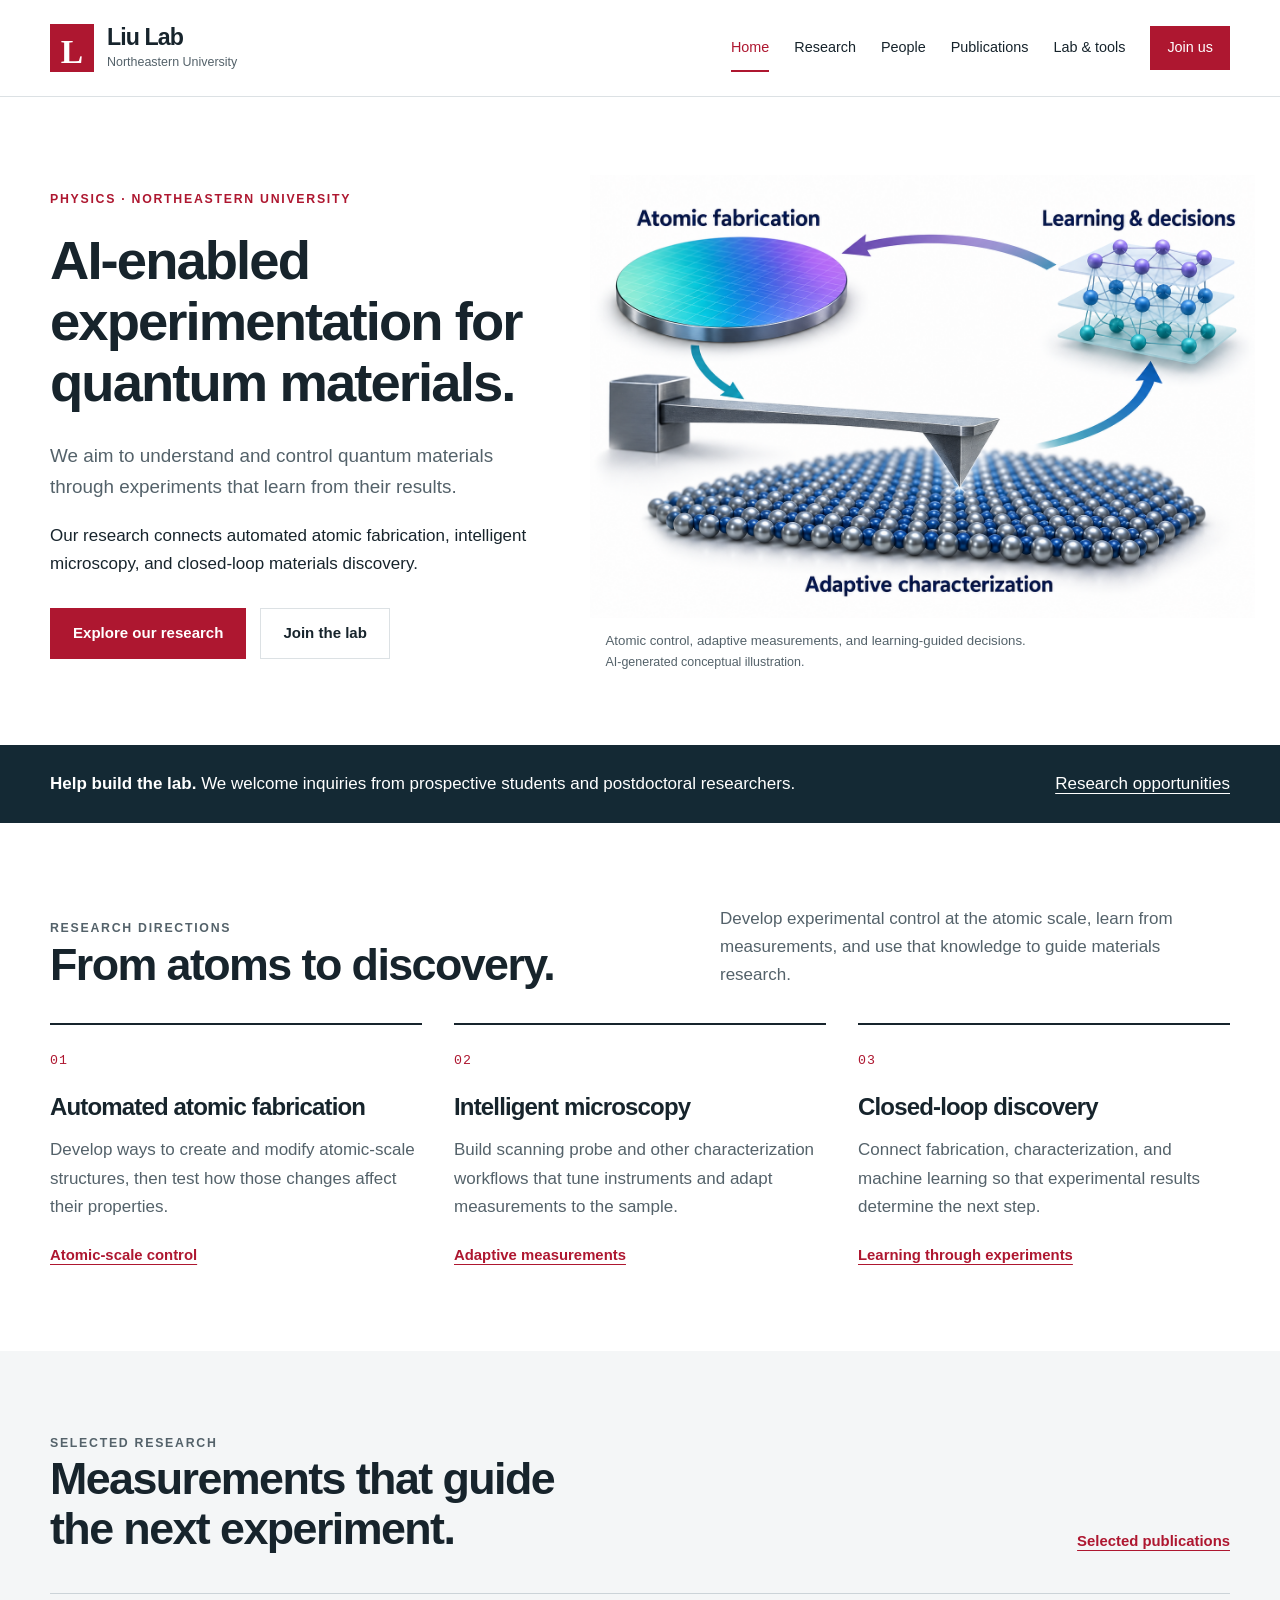
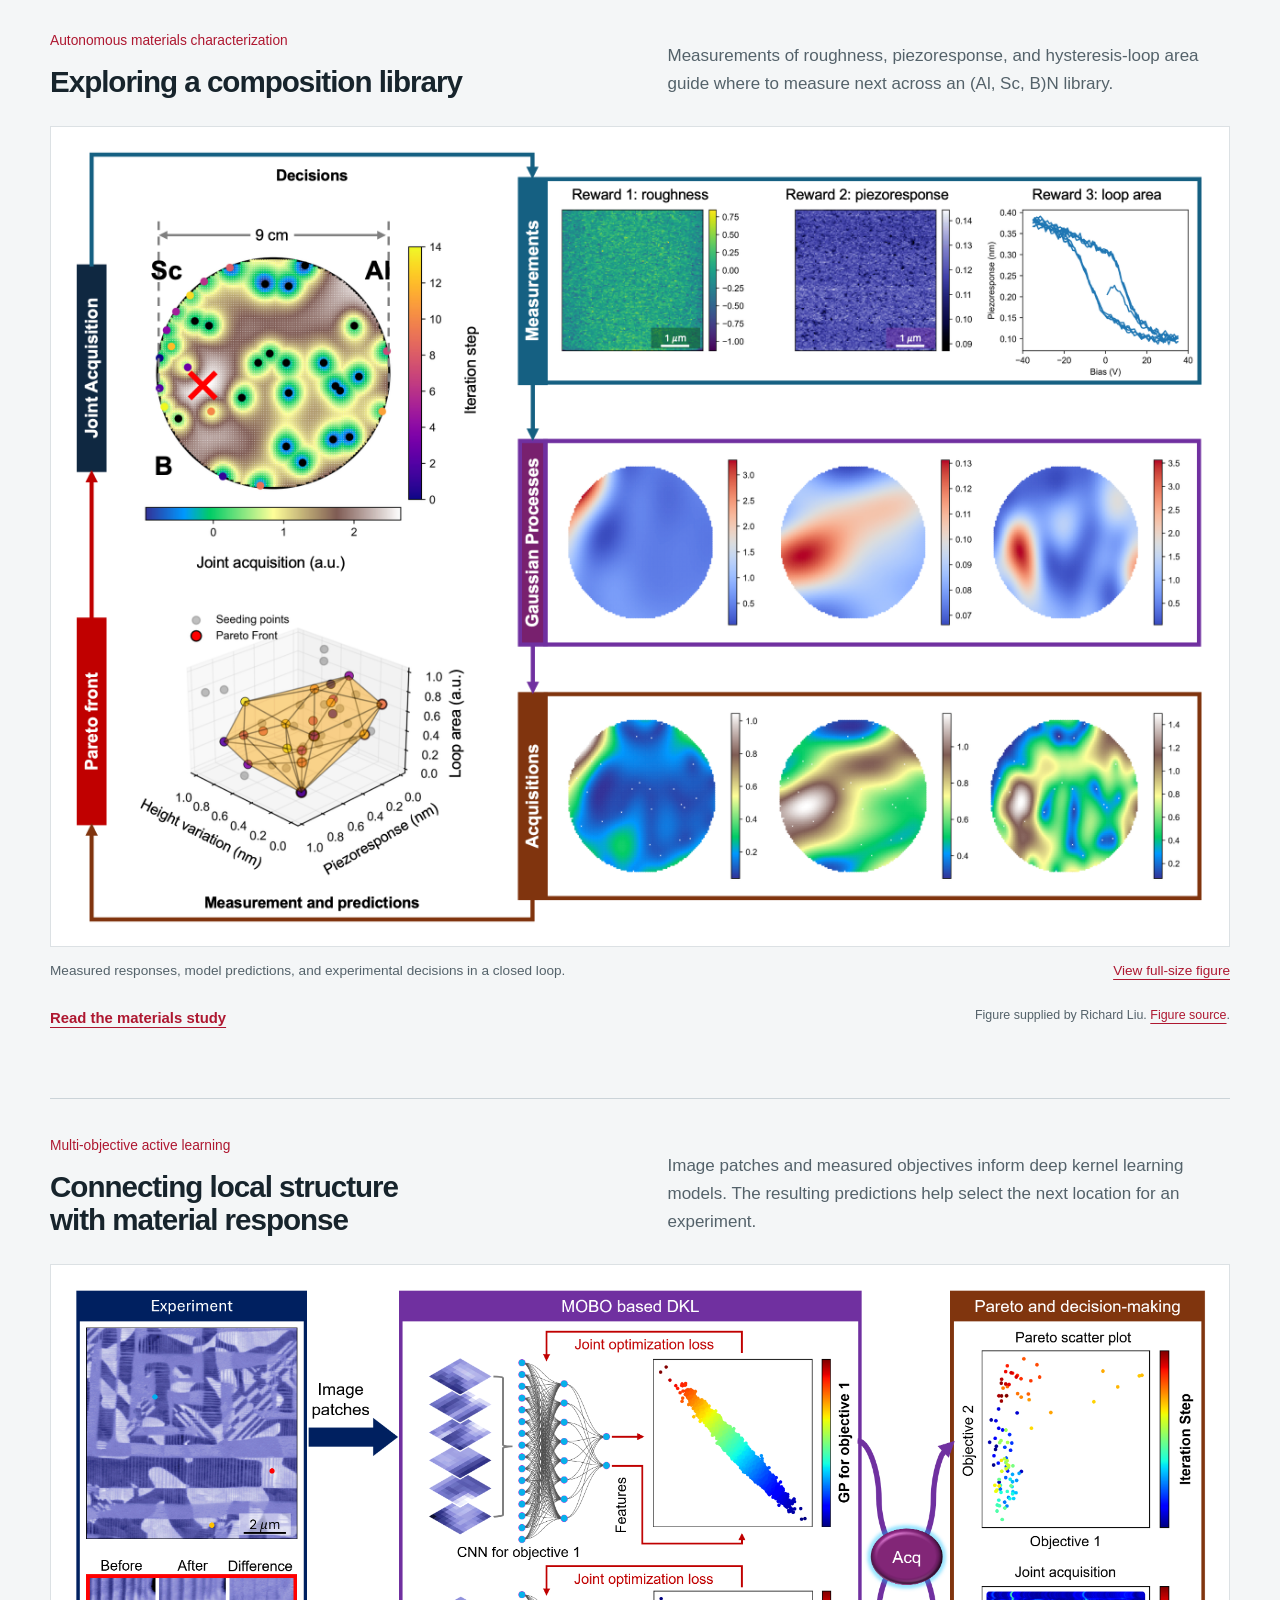
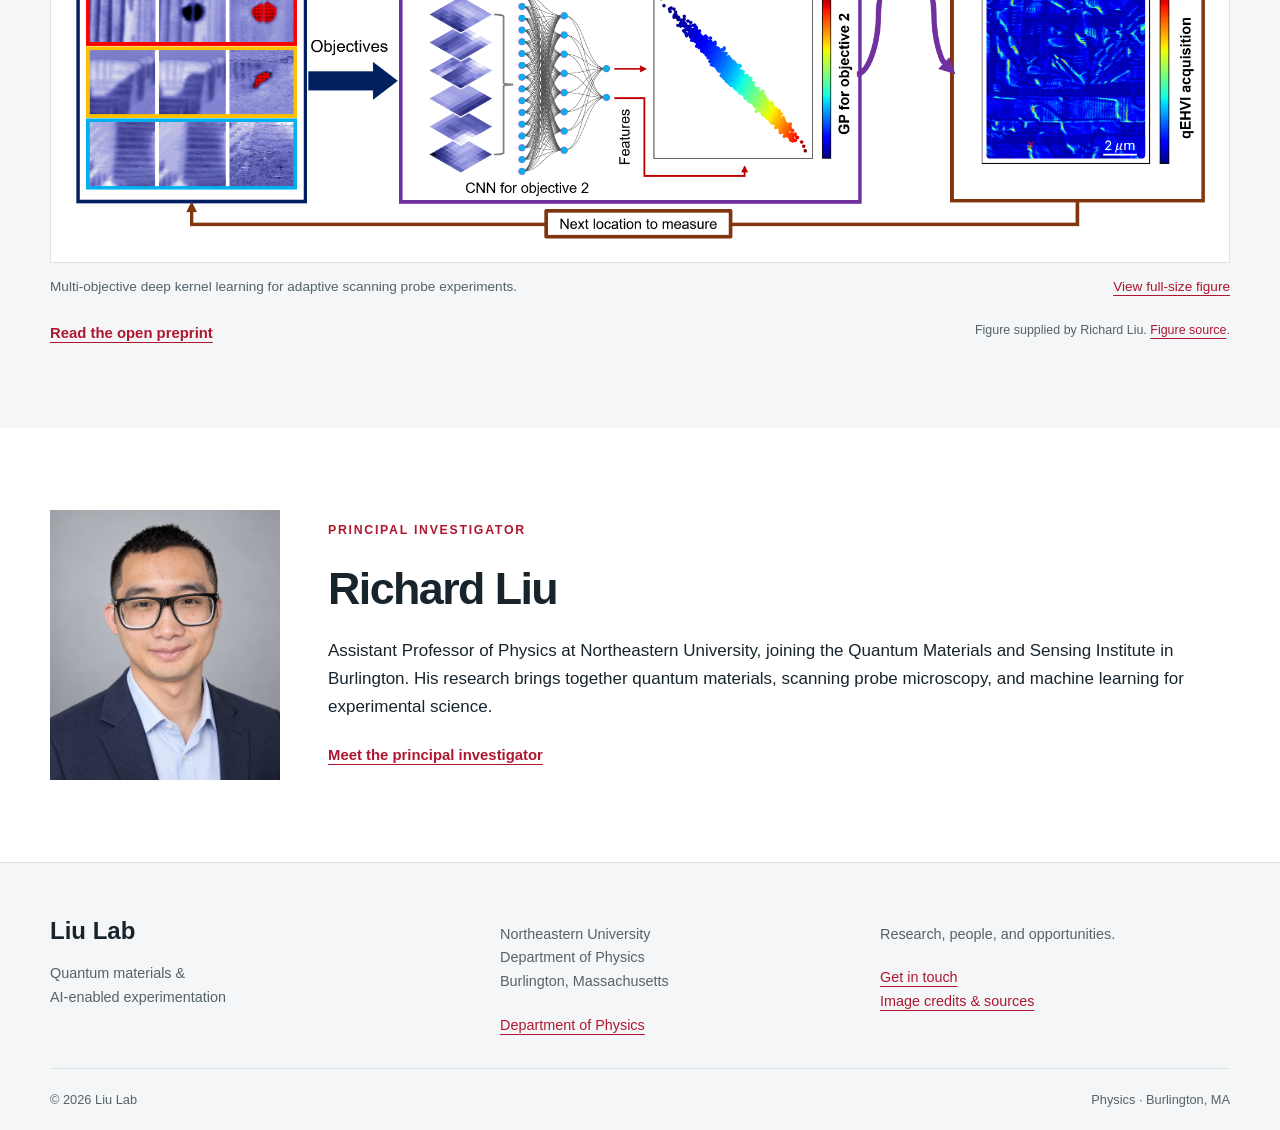
<file: index.html>
<!DOCTYPE html>

<html lang="en"><head><meta charset="utf-8"/><meta content="width=device-width, initial-scale=1" name="viewport"/><title>AI-enabled experimentation for quantum materials | Liu Lab · Northeastern University</title><meta content="The Liu Lab at Northeastern University develops AI-enabled experimentation for quantum materials, automated atomic fabrication, and intelligent microscopy." name="description"/><meta content="#bb1d32" name="theme-color"/><meta content="AI-enabled experimentation for quantum materials | Liu Lab" property="og:title"/><meta content="The Liu Lab at Northeastern University develops AI-enabled experimentation for quantum materials, automated atomic fabrication, and intelligent microscopy." property="og:description"/><meta content="website" property="og:type"/><link href="assets/images/favicon.svg" rel="icon" type="image/svg+xml"/><link href="assets/css/style.css" rel="stylesheet"/><script defer="" src="assets/js/site-config.js"></script><script defer="" src="assets/js/main.js"></script></head>
<body><a class="skip" href="#main">Skip to content</a>
<header class="site-header">
<div class="wrap header-inner"><a aria-label="Liu Lab home" class="brand" href="index.html"><span aria-hidden="true" class="brand-mark">L</span><span><strong>Liu Lab</strong><small>Northeastern University</small></span></a><button aria-controls="navigation" aria-expanded="false" class="menu-toggle">Menu</button>
<nav aria-label="Main navigation" id="navigation"><a aria-current="page" href="index.html">Home</a><a href="research.html">Research</a><a href="people.html">People</a><a href="publications.html">Publications</a><a href="lab.html">Lab &amp; tools</a><a href="join.html">Join us</a></nav></div></header>
<main id="main">

<section class="hero hero-visual wrap"><div>

<p class="eyebrow">Physics · Northeastern University</p>

<h1>AI-enabled experimentation for quantum materials.</h1>

<p class="lede">We aim to understand and control quantum materials through experiments that learn from their results.</p>

<p>Our research connects automated atomic fabrication, intelligent microscopy, and closed-loop materials discovery.</p>
<div class="actions"><a class="button" href="research.html">Explore our research</a><a class="button secondary" href="join.html">Join the lab</a></div></div>

<figure class="hero-figure"><a aria-label="Open the quantum materials research schematic at full size" href="assets/images/quantum-materials-overview.png"><img alt="Conceptual illustration of atomic fabrication, adaptive characterization, and learning-guided experimental decisions." fetchpriority="high" height="1024" src="assets/images/quantum-materials-overview.png" width="1536"/></a>
<figcaption>Atomic control, adaptive measurements, and learning-guided decisions. <span class="image-kind">AI-generated conceptual illustration.</span></figcaption></figure>

</section>
<div class="recruit-strip">
<div class="wrap strip-inner">

<p><strong>Help build the lab.</strong> We welcome inquiries from prospective students and postdoctoral researchers.</p><a href="join.html">Research opportunities</a></div></div>

<section class="section wrap">
<div class="section-head"><div>

<p class="eyebrow">Research directions</p>

<h2>From atoms to discovery.</h2></div>

<p>Develop experimental control at the atomic scale, learn from measurements, and use that knowledge to guide materials research.</p></div>
<div class="research-grid">

<article class="research-card"><span class="number">01</span>

<h3>Automated atomic fabrication</h3>

<p>Develop ways to create and modify atomic-scale structures, then test how those changes affect their properties.</p><a class="text-link" href="research.html#fabrication">Atomic-scale control</a>

</article>

<article class="research-card"><span class="number">02</span>

<h3>Intelligent microscopy</h3>

<p>Build scanning probe and other characterization workflows that tune instruments and adapt measurements to the sample.</p><a class="text-link" href="research.html#microscopy">Adaptive measurements</a>

</article>

<article class="research-card"><span class="number">03</span>

<h3>Closed-loop discovery</h3>

<p>Connect fabrication, characterization, and machine learning so that experimental results determine the next step.</p><a class="text-link" href="research.html#discovery">Learning through experiments</a>

</article></div>

</section>

<section class="section soft" id="selected-work"><div class="wrap"><div class="section-head"><div>
<p class="eyebrow">Selected research</p>
<h2>Measurements that guide<br/>the next experiment.</h2></div><a class="text-link" href="publications.html">Selected publications</a></div>

<article class="featured-study"><div class="study-heading"><div>
<p class="meta">Autonomous materials characterization</p>
<h3>Exploring a composition library</h3></div>
<p>Measurements of roughness, piezoresponse, and hysteresis-loop area guide where to measure next across an (Al, Sc, B)N library.</p></div>
<figure class="wide-research-figure"><a aria-label="View the complete combinatorial-library workflow figure" href="assets/images/combinatorial-discovery.png"><img alt="Multi-objective characterization of an Al-Sc-B composition library: measurements inform Gaussian-process models, acquisition maps, and the next measurement location." height="1688" loading="lazy" src="assets/images/combinatorial-discovery.png" width="2470"/></a>
<figcaption><span>Measured responses, model predictions, and experimental decisions in a closed loop.</span><a href="assets/images/combinatorial-discovery.png">View full-size figure</a></figcaption></figure><div class="study-footer"><a class="text-link" href="https://doi.org/10.1002/adfm.78139">Read the materials study</a>
<p class="credit">Figure supplied by Richard Liu. <a href="credits.html#combinatorial">Figure source</a>.</p></div>
</article>

<article class="featured-study"><div class="study-heading"><div>
<p class="meta">Multi-objective active learning</p>
<h3>Connecting local structure<br/>with material response</h3></div>
<p>Image patches and measured objectives inform deep kernel learning models. The resulting predictions help select the next location for an experiment.</p></div>
<figure class="wide-research-figure"><a aria-label="View the complete structure-property learning figure" href="assets/images/structure-property-learning.png"><img alt="Piezoresponse images and local changes feed multi-objective deep kernel learning models, which generate Pareto and acquisition maps for the next measurement." height="1855" loading="lazy" src="assets/images/structure-property-learning.png" width="3806"/></a>
<figcaption><span>Multi-objective deep kernel learning for adaptive scanning probe experiments.</span><a href="assets/images/structure-property-learning.png">View full-size figure</a></figcaption></figure><div class="study-footer"><a class="text-link" href="https://arxiv.org/abs/2506.08073">Read the open preprint</a>
<p class="credit">Figure supplied by Richard Liu. <a href="credits.html#structure">Figure source</a>.</p></div>
</article>
</div>
</section>

<section class="section wrap">
<div class="pi-teaser"><img alt="Richard Liu" class="portrait-small" height="270" loading="lazy" src="assets/images/richard-liu.jpg" width="230"/><div>

<p class="eyebrow">Principal investigator</p>

<h2>Richard Liu</h2>

<p>Assistant Professor of Physics at Northeastern University, joining the Quantum Materials and Sensing Institute in Burlington. His research brings together quantum materials, scanning probe microscopy, and machine learning for experimental science.</p><a class="text-link" href="people.html">Meet the principal investigator</a></div></div>

</section>
</main>
<footer class="site-footer">
<div class="wrap footer-grid"><div><a class="footer-brand" href="index.html">Liu Lab</a>

<p>Quantum materials &amp;<br/>AI-enabled experimentation</p></div><div>

<p>Northeastern University<br/>Department of Physics<br/>Burlington, Massachusetts</p><a href="https://cos.northeastern.edu/physics/">Department of Physics</a></div><div>

<p>Research, people, and opportunities.</p><a href="join.html">Get in touch</a><br/><a href="credits.html">Image credits &amp; sources</a></div></div>
<div class="wrap footer-bottom"><span>© <span data-year="">2026</span> Liu Lab</span><span>Physics · Burlington, MA</span></div></footer></body></html>
</file>
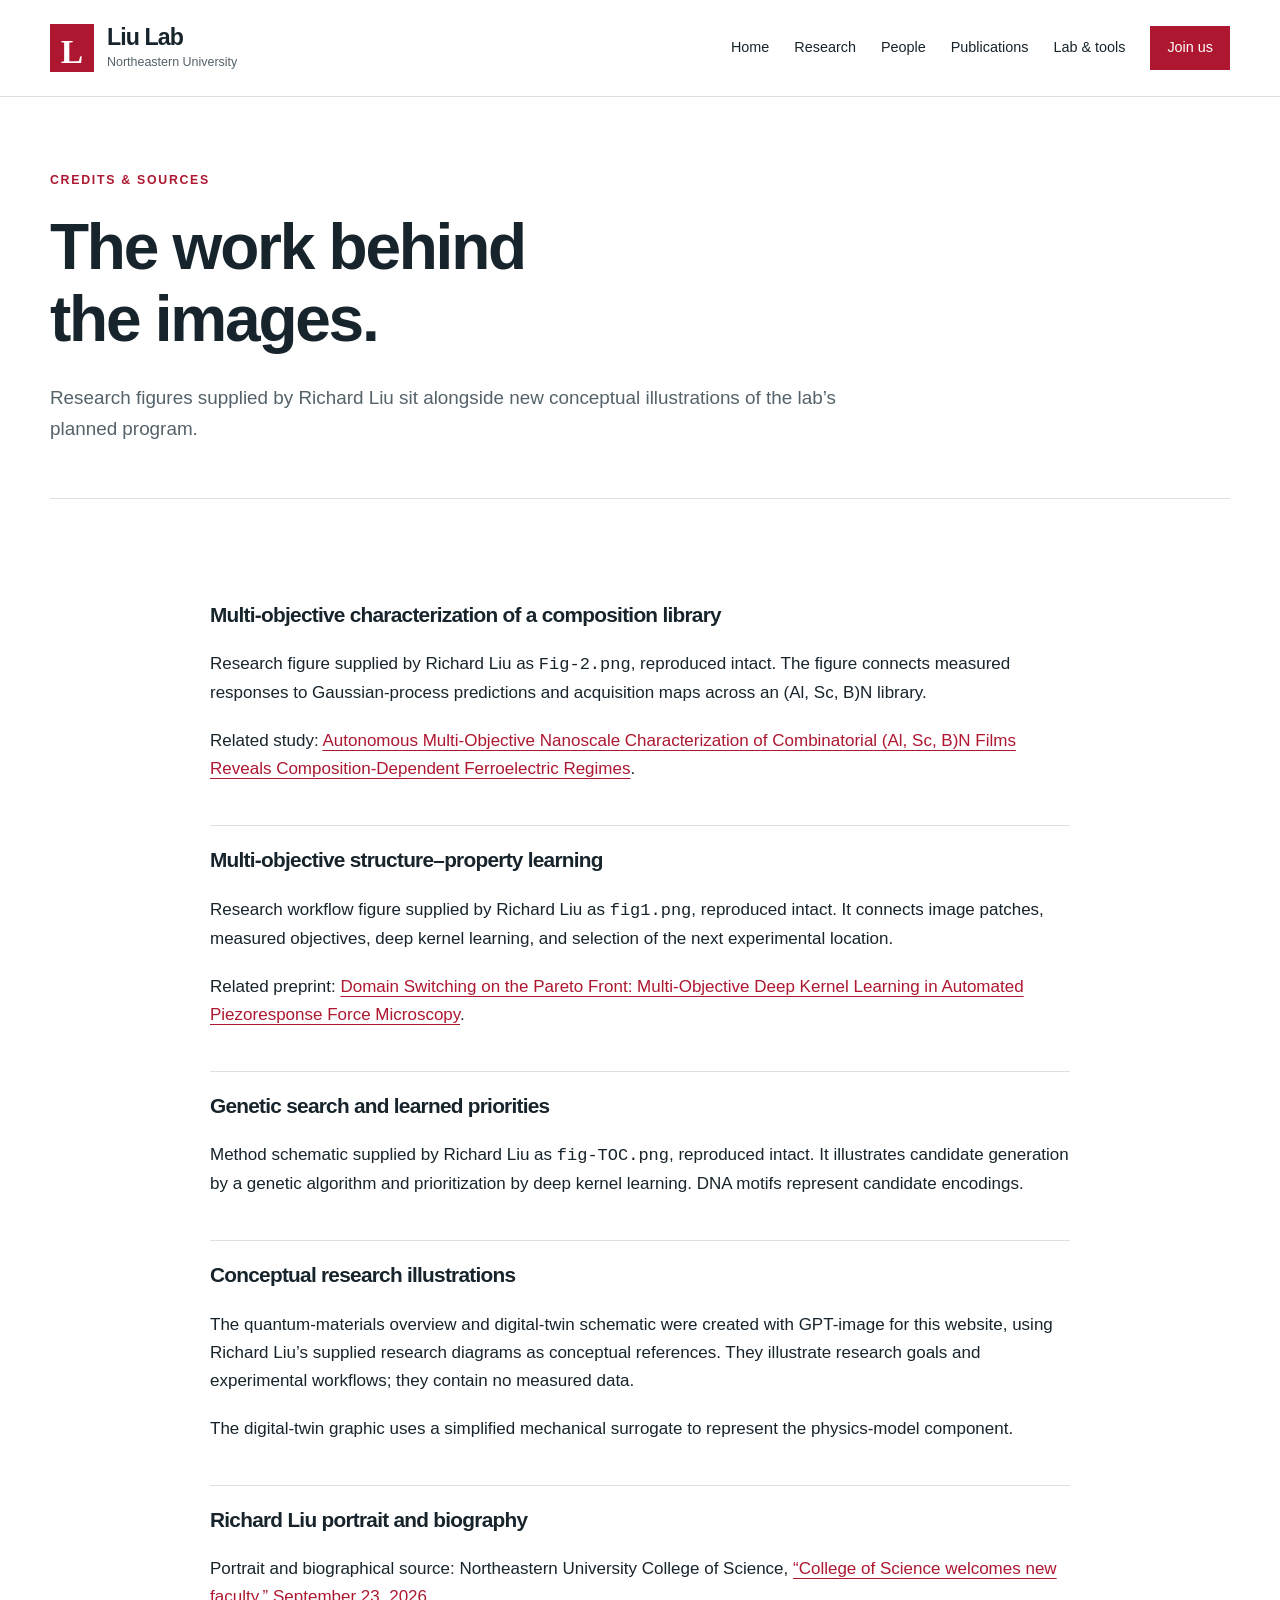
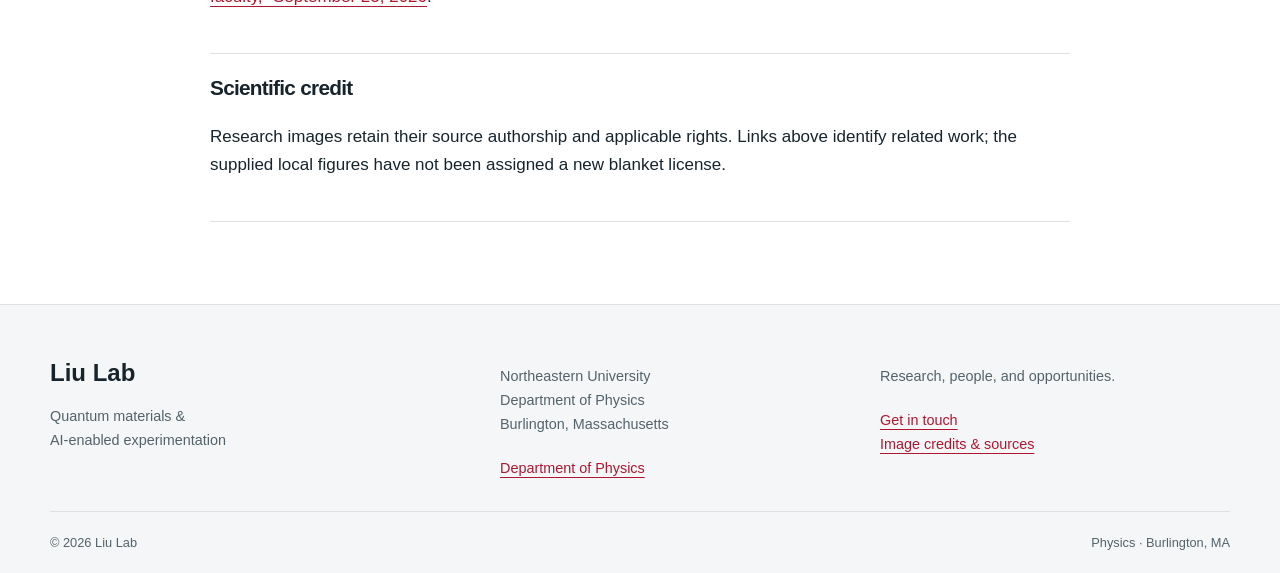
<file: credits.html>
<!DOCTYPE html>

<html lang="en"><head><meta charset="utf-8"/><meta content="width=device-width, initial-scale=1" name="viewport"/><title>Credits &amp; sources | Liu Lab · Northeastern University</title><meta content="Image attribution, research sources, and licenses for the Liu Lab website." name="description"/><meta content="#bb1d32" name="theme-color"/><meta content="Credits &amp; sources | Liu Lab" property="og:title"/><meta content="Image attribution, research sources, and licenses for the Liu Lab website." property="og:description"/><meta content="website" property="og:type"/><link href="assets/images/favicon.svg" rel="icon" type="image/svg+xml"/><link href="assets/css/style.css" rel="stylesheet"/><script defer="" src="assets/js/site-config.js"></script><script defer="" src="assets/js/main.js"></script></head>
<body><a class="skip" href="#main">Skip to content</a>
<header class="site-header">
<div class="wrap header-inner"><a aria-label="Liu Lab home" class="brand" href="index.html"><span aria-hidden="true" class="brand-mark">L</span><span><strong>Liu Lab</strong><small>Northeastern University</small></span></a><button aria-controls="navigation" aria-expanded="false" class="menu-toggle">Menu</button>
<nav aria-label="Main navigation" id="navigation"><a href="index.html">Home</a><a href="research.html">Research</a><a href="people.html">People</a><a href="publications.html">Publications</a><a href="lab.html">Lab &amp; tools</a><a href="join.html">Join us</a></nav></div></header>
<main id="main">

<section class="page-intro wrap">

<p class="eyebrow">Credits &amp; sources</p>

<h1>The work behind<br/>the images.</h1>

<p class="lede">Research figures supplied by Richard Liu sit alongside new conceptual illustrations of the lab’s planned program.</p>

</section>

<section class="section wrap credits-list">
<article id="combinatorial">
<h2>Multi-objective characterization of a composition library</h2>
<p>Research figure supplied by Richard Liu as <code>Fig-2.png</code>, reproduced intact. The figure connects measured responses to Gaussian-process predictions and acquisition maps across an (Al, Sc, B)N library.</p>
<p>Related study: <a href="https://doi.org/10.1002/adfm.78139">Autonomous Multi-Objective Nanoscale Characterization of Combinatorial (Al, Sc, B)N Films Reveals Composition-Dependent Ferroelectric Regimes</a>.</p>
</article>
<article id="structure">
<h2>Multi-objective structure–property learning</h2>
<p>Research workflow figure supplied by Richard Liu as <code>fig1.png</code>, reproduced intact. It connects image patches, measured objectives, deep kernel learning, and selection of the next experimental location.</p>
<p>Related preprint: <a href="https://arxiv.org/abs/2506.08073">Domain Switching on the Pareto Front: Multi-Objective Deep Kernel Learning in Automated Piezoresponse Force Microscopy</a>.</p>
</article>
<article id="genetic">
<h2>Genetic search and learned priorities</h2>
<p>Method schematic supplied by Richard Liu as <code>fig-TOC.png</code>, reproduced intact. It illustrates candidate generation by a genetic algorithm and prioritization by deep kernel learning. DNA motifs represent candidate encodings.</p>
</article>
<article id="generated">
<h2>Conceptual research illustrations</h2>
<p>The quantum-materials overview and digital-twin schematic were created with GPT-image for this website, using Richard Liu’s supplied research diagrams as conceptual references. They illustrate research goals and experimental workflows; they contain no measured data.</p>
<p>The digital-twin graphic uses a simplified mechanical surrogate to represent the physics-model component.</p>
</article>
<article>
<h2>Richard Liu portrait and biography</h2>
<p>Portrait and biographical source: Northeastern University College of Science, <a href="https://cos.northeastern.edu/college-science-welcomes-new-faculty/">“College of Science welcomes new faculty,” September 23, 2026</a>.</p>
</article>
<article>
<h2>Scientific credit</h2>
<p>Research images retain their source authorship and applicable rights. Links above identify related work; the supplied local figures have not been assigned a new blanket license.</p>
</article>
</section>
</main>
<footer class="site-footer">
<div class="wrap footer-grid"><div><a class="footer-brand" href="index.html">Liu Lab</a>

<p>Quantum materials &amp;<br/>AI-enabled experimentation</p></div><div>

<p>Northeastern University<br/>Department of Physics<br/>Burlington, Massachusetts</p><a href="https://cos.northeastern.edu/physics/">Department of Physics</a></div><div>

<p>Research, people, and opportunities.</p><a href="join.html">Get in touch</a><br/><a href="credits.html">Image credits &amp; sources</a></div></div>
<div class="wrap footer-bottom"><span>© <span data-year="">2026</span> Liu Lab</span><span>Physics · Burlington, MA</span></div></footer></body></html>
</file>
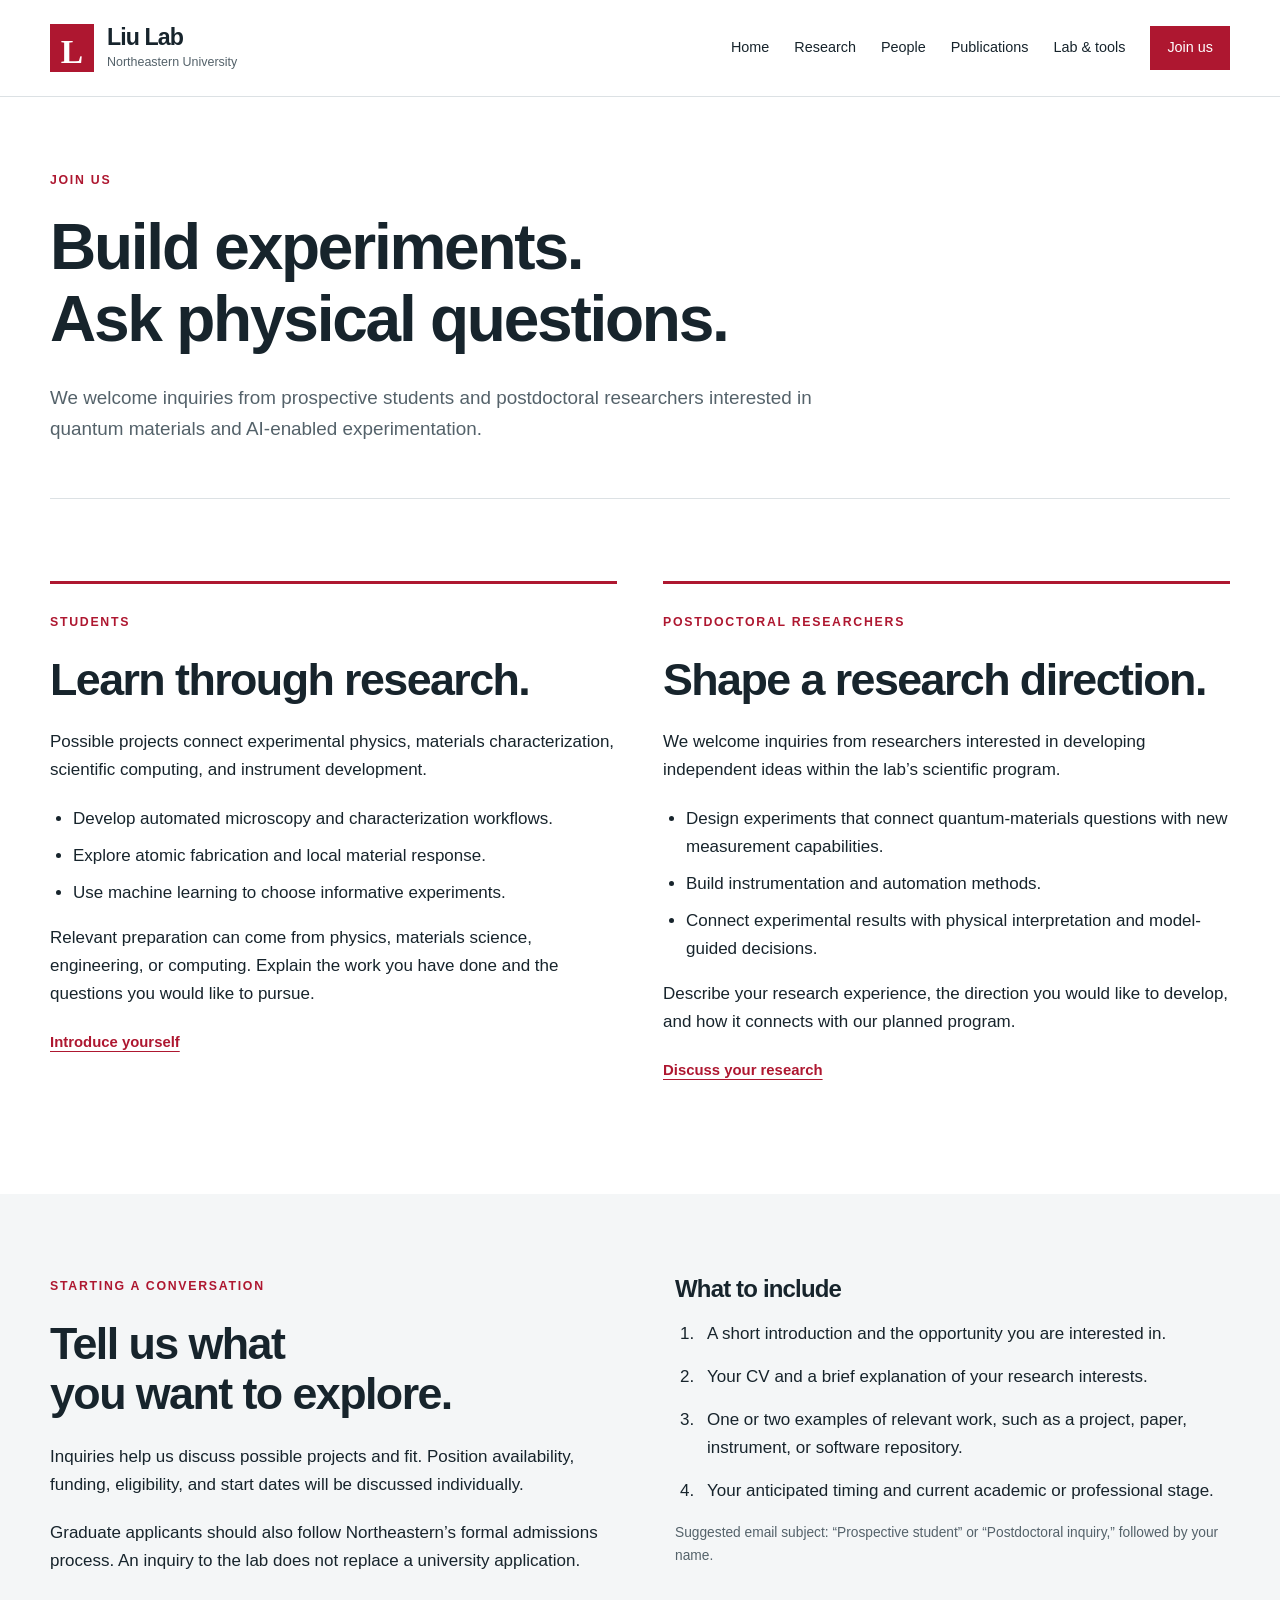
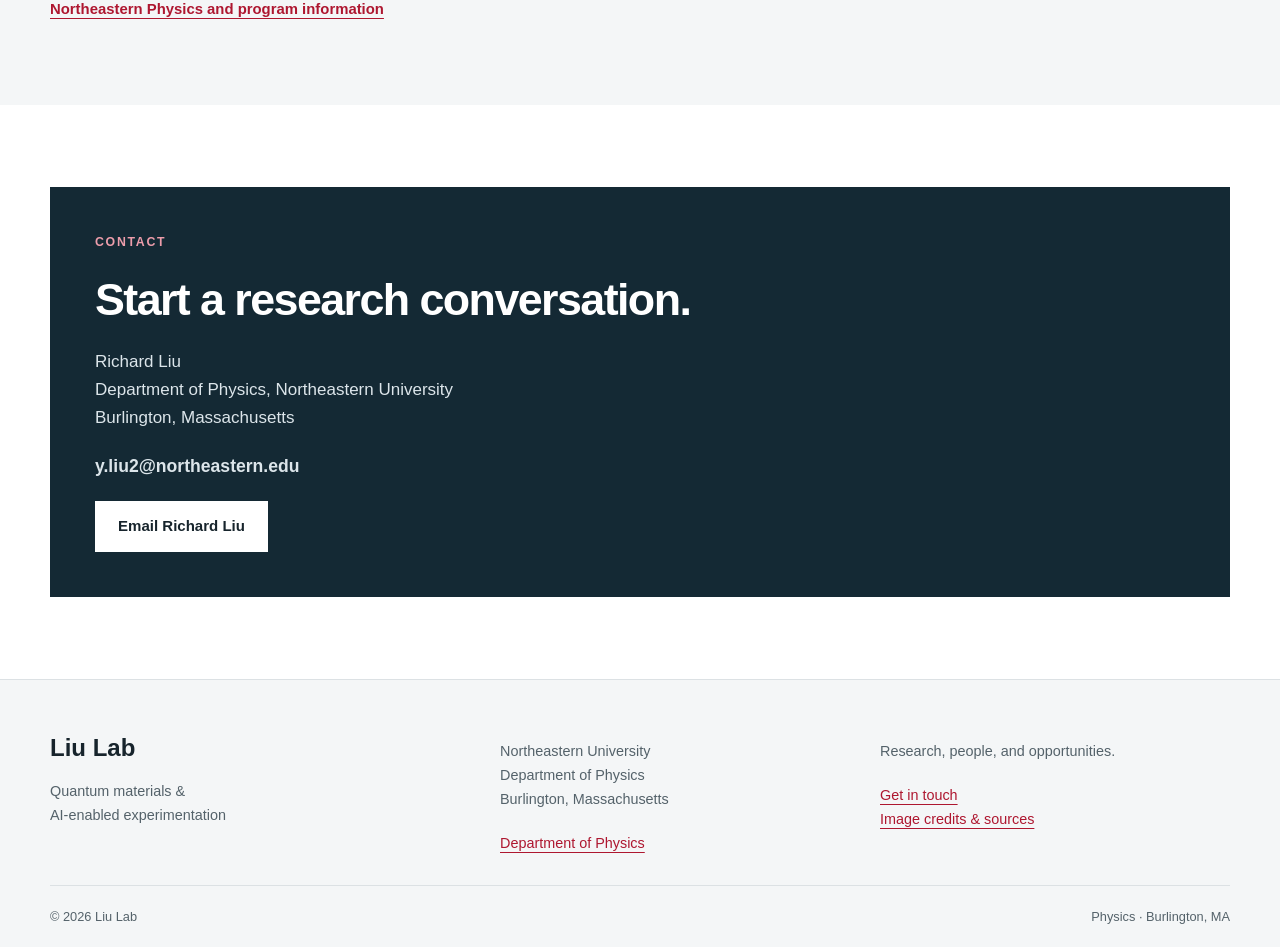
<file: join.html>
<!doctype html>
<html lang="en"><head><meta charset="utf-8"><meta name="viewport" content="width=device-width, initial-scale=1"><title>Join us | Liu Lab · Northeastern University</title><meta name="description" content="Student and postdoctoral research inquiries in quantum materials, automated microscopy, and AI-enabled experimentation at Northeastern University."><meta name="theme-color" content="#bb1d32"><meta property="og:title" content="Join us | Liu Lab"><meta property="og:description" content="Student and postdoctoral research inquiries in quantum materials, automated microscopy, and AI-enabled experimentation at Northeastern University."><meta property="og:type" content="website"><link rel="icon" href="assets/images/favicon.svg" type="image/svg+xml"><link rel="stylesheet" href="assets/css/style.css"><script src="assets/js/site-config.js" defer></script><script src="assets/js/main.js" defer></script></head>
<body><a class="skip" href="#main">Skip to content</a>
<header class="site-header">
<div class="wrap header-inner"><a class="brand" href="index.html" aria-label="Liu Lab home"><span class="brand-mark" aria-hidden="true">L</span><span><strong>Liu Lab</strong><small>Northeastern University</small></span></a><button class="menu-toggle" aria-expanded="false" aria-controls="navigation">Menu</button>
<nav id="navigation" aria-label="Main navigation"><a href="index.html">Home</a><a href="research.html">Research</a><a href="people.html">People</a><a href="publications.html">Publications</a><a href="lab.html">Lab & tools</a><a href="join.html" aria-current="page">Join us</a></nav></div></header>

<main id="main">

<section class="page-intro wrap">

<p class="eyebrow">Join us</p>

<h1>Build experiments.<br>Ask physical questions.</h1>

<p class="lede">We welcome inquiries from prospective students and postdoctoral researchers interested in quantum materials and AI-enabled experimentation.</p>

</section>

<section class="section wrap">
<div class="join-grid">

<article class="join-card">

<p class="eyebrow">Students</p>

<h2>Learn through research.</h2>

<p>Possible projects connect experimental physics, materials characterization, scientific computing, and instrument development.</p>
<ul>
<li>Develop automated microscopy and characterization workflows.</li>
<li>Explore atomic fabrication and local material response.</li>
<li>Use machine learning to choose informative experiments.</li></ul>

<p>Relevant preparation can come from physics, materials science, engineering, or computing. Explain the work you have done and the questions you would like to pursue.</p><a class="text-link" href="#contact">Introduce yourself</a>

</article>

<article class="join-card">

<p class="eyebrow">Postdoctoral researchers</p>

<h2>Shape a research direction.</h2>

<p>We welcome inquiries from researchers interested in developing independent ideas within the lab’s scientific program.</p>
<ul>
<li>Design experiments that connect quantum-materials questions with new measurement capabilities.</li>
<li>Build instrumentation and automation methods.</li>
<li>Connect experimental results with physical interpretation and model-guided decisions.</li></ul>

<p>Describe your research experience, the direction you would like to develop, and how it connects with our planned program.</p><a class="text-link" href="#contact">Discuss your research</a>

</article></div>

</section>

<section class="section soft">
<div class="wrap split"><div>

<p class="eyebrow">Starting a conversation</p>

<h2>Tell us what<br>you want to explore.</h2>

<p>Inquiries help us discuss possible projects and fit. Position availability, funding, eligibility, and start dates will be discussed individually.</p>

<p>Graduate applicants should also follow Northeastern’s formal admissions process. An inquiry to the lab does not replace a university application.</p><a class="text-link" href="https://cos.northeastern.edu/physics/">Northeastern Physics and program information</a></div><div>

<h3>What to include</h3>
<ol class="steps">
<li>A short introduction and the opportunity you are interested in.</li>
<li>Your CV and a brief explanation of your research interests.</li>
<li>One or two examples of relevant work, such as a project, paper, instrument, or software repository.</li>
<li>Your anticipated timing and current academic or professional stage.</li></ol>

<p class="meta">Suggested email subject: “Prospective student” or “Postdoctoral inquiry,” followed by your name.</p></div></div>

</section>

<section class="section wrap" id="contact">
<div class="contact-panel">

<p class="eyebrow">Contact</p>

<h2>Start a research conversation.</h2>

<p>Richard Liu<br>Department of Physics, Northeastern University<br>Burlington, Massachusetts</p>
<div data-email-ready hidden>

<p class="contact-address" data-email></p><a class="button" data-contact data-direct-contact data-subject="Research opportunity inquiry" href="#contact">Email Richard Liu</a></div>
<div data-email-missing>

<p>Direct lab contact details will be posted here. University information is available through Northeastern Physics.</p><a class="button" href="https://cos.northeastern.edu/physics/">Northeastern Physics</a></div><noscript>

<p>Please use Northeastern Physics for contact information if scripts are disabled.</p></noscript></div>

</section>
</main>

<footer class="site-footer">
<div class="wrap footer-grid"><div><a class="footer-brand" href="index.html">Liu Lab</a>

<p>Quantum materials &amp;<br>AI-enabled experimentation</p></div><div>

<p>Northeastern University<br>Department of Physics<br>Burlington, Massachusetts</p><a href="https://cos.northeastern.edu/physics/">Department of Physics</a></div><div>

<p>Research, people, and opportunities.</p><a href="join.html">Get in touch</a><br><a href="credits.html">Image credits &amp; sources</a></div></div>
<div class="wrap footer-bottom"><span>© <span data-year>2026</span> Liu Lab</span><span>Physics · Burlington, MA</span></div></footer></body></html>
</file>
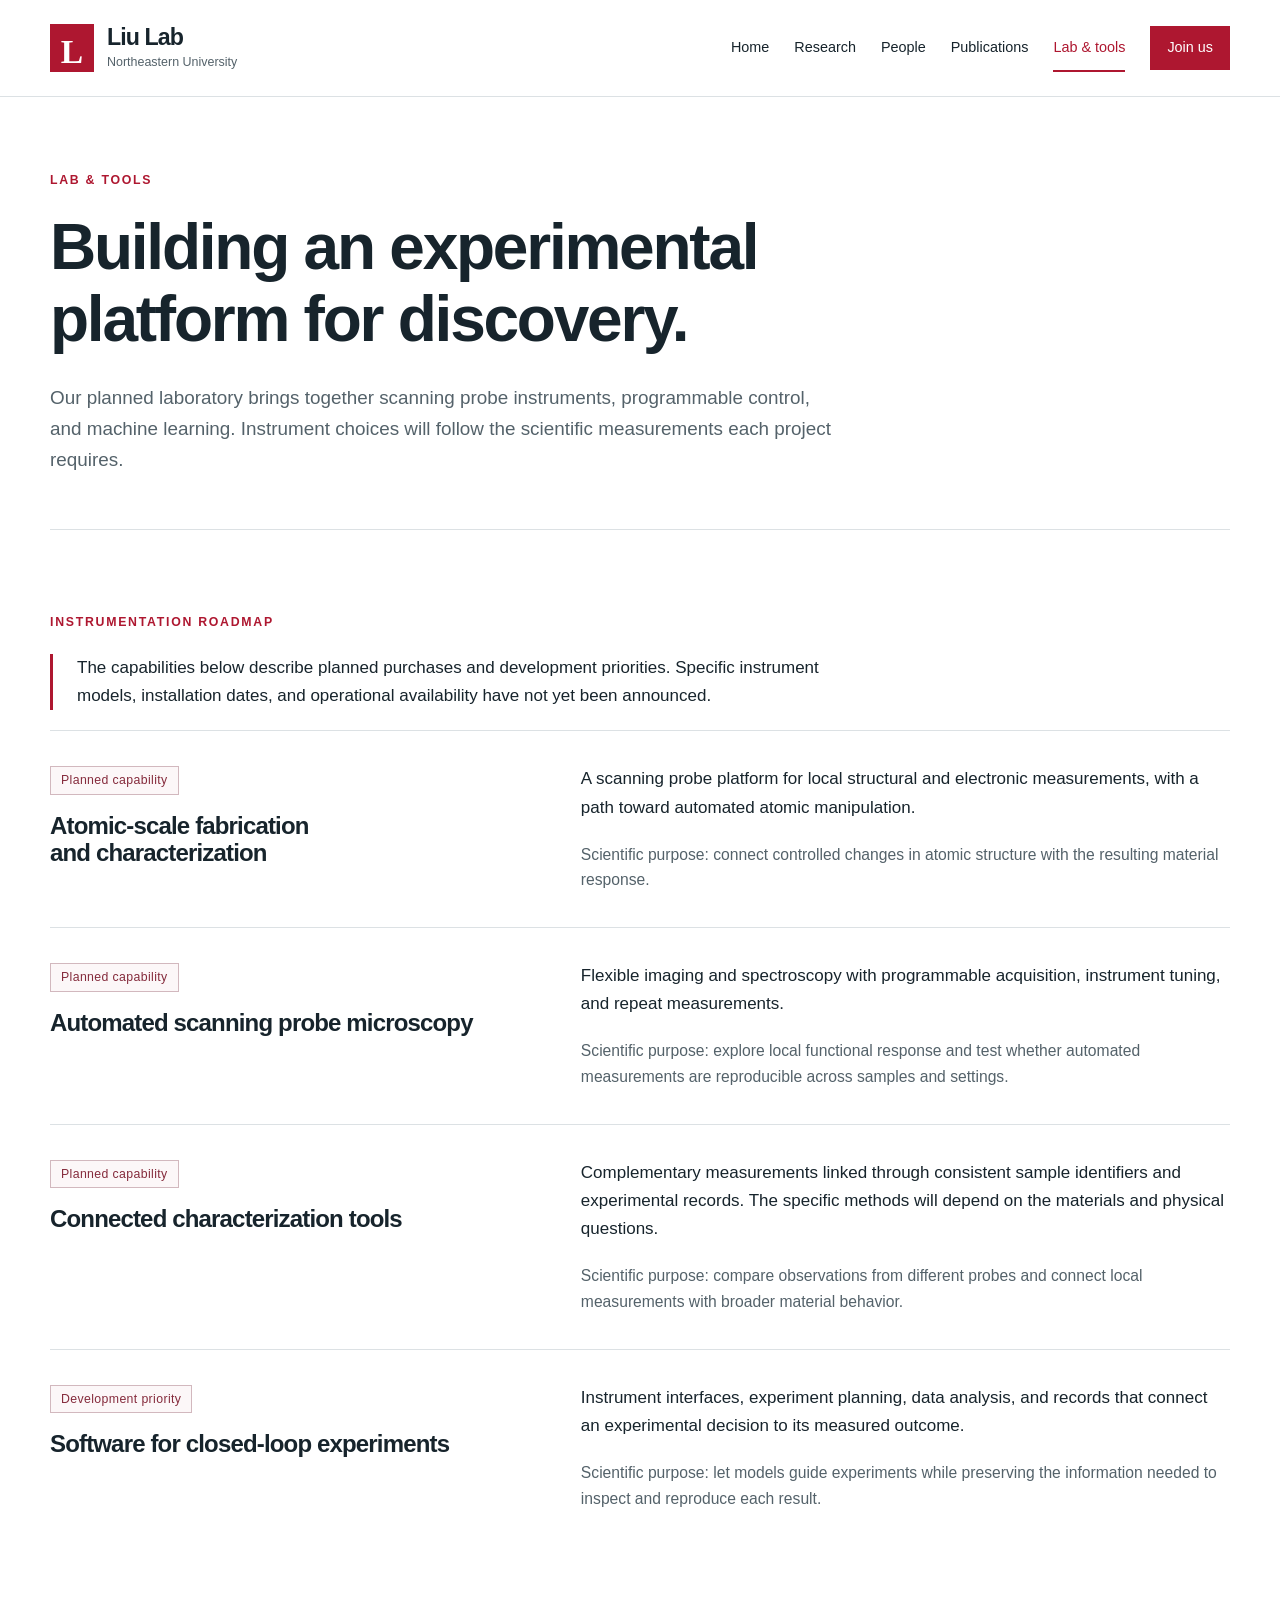
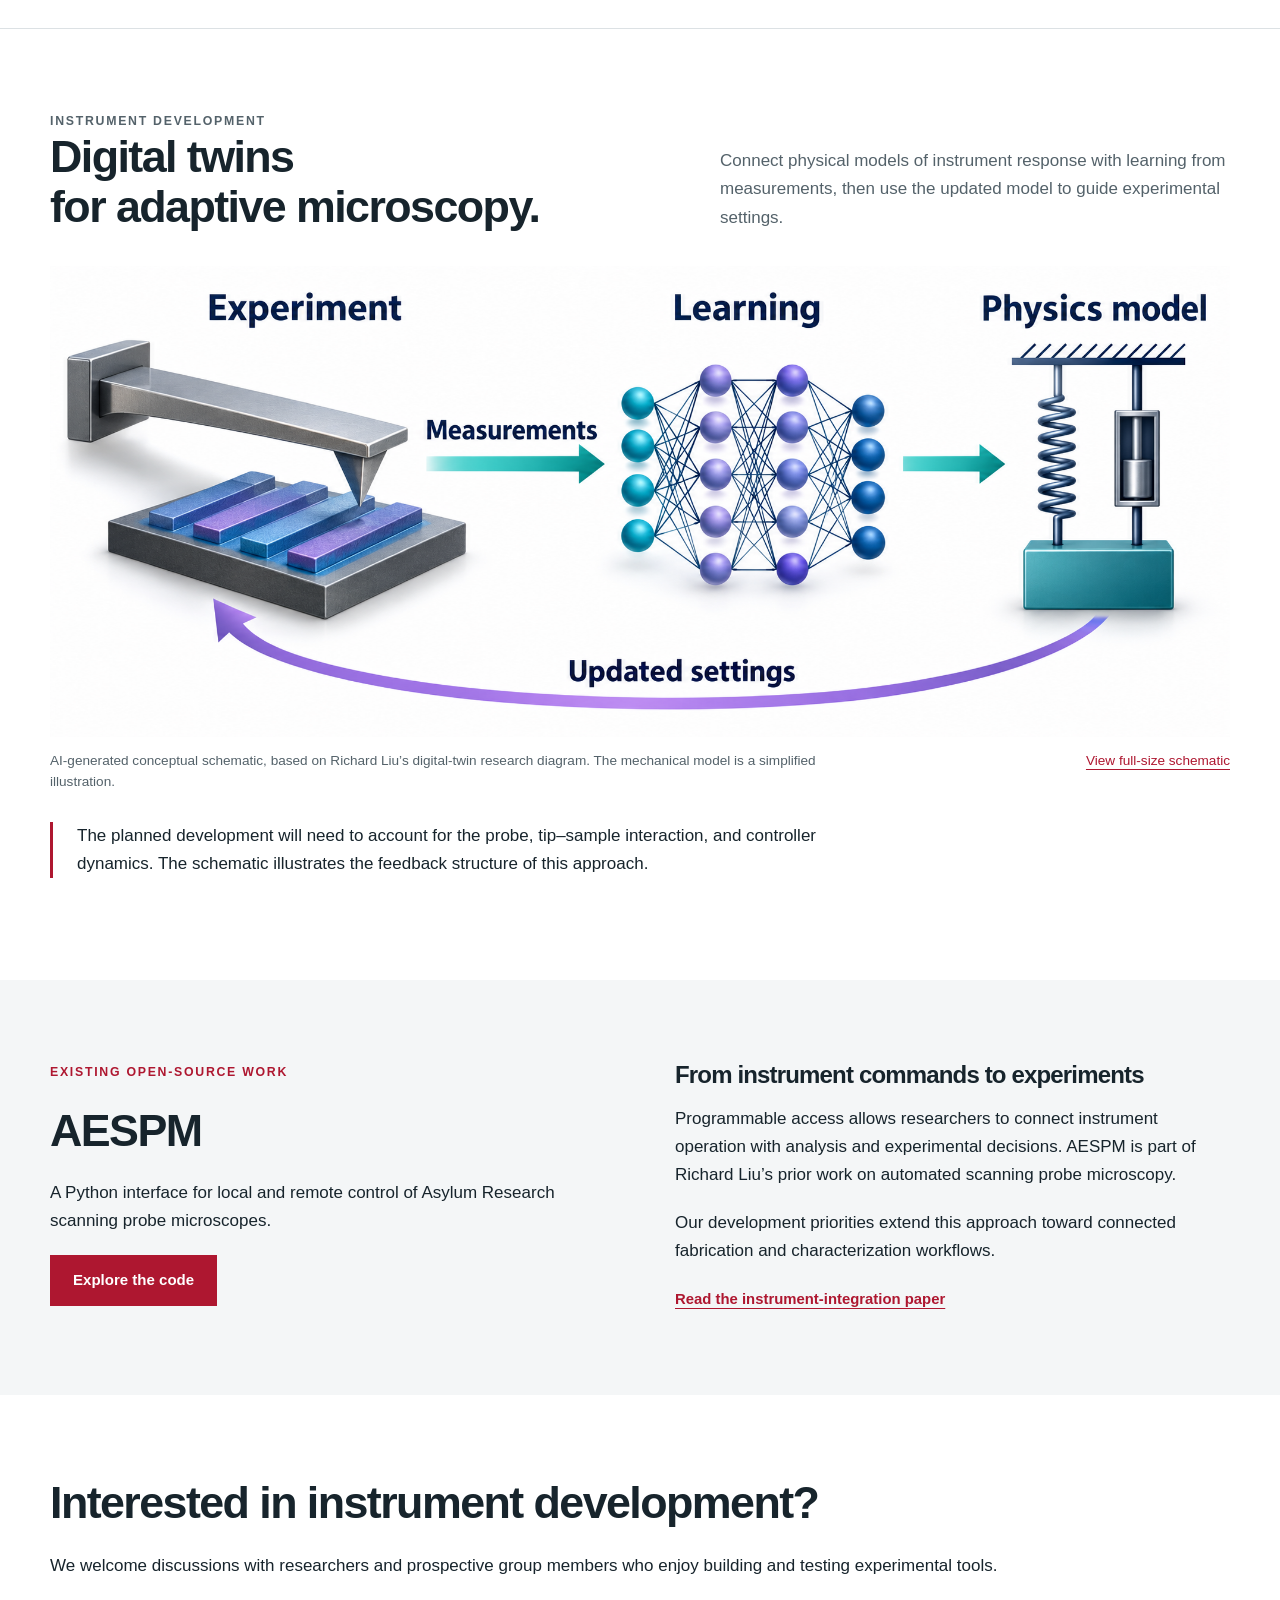
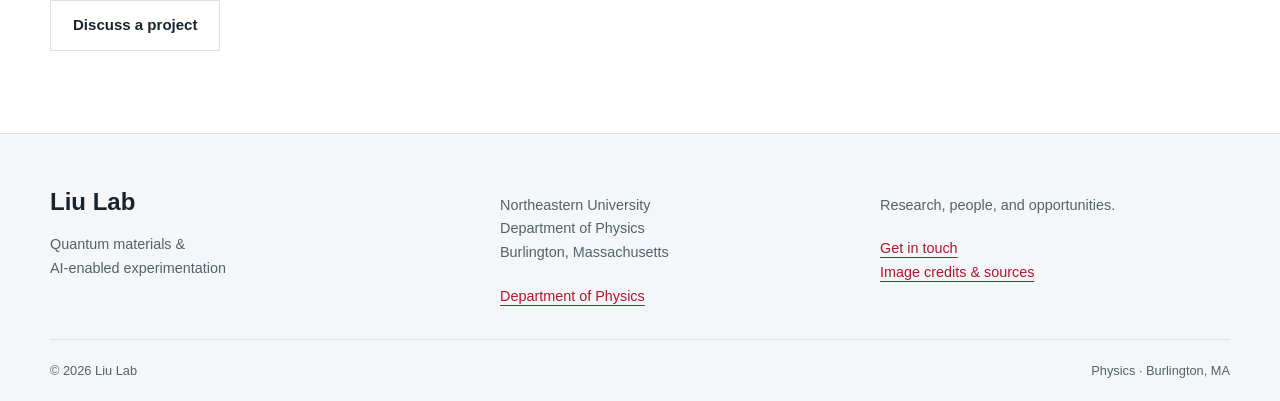
<file: lab.html>
<!DOCTYPE html>

<html lang="en"><head><meta charset="utf-8"/><meta content="width=device-width, initial-scale=1" name="viewport"/><title>Lab &amp; tools | Liu Lab · Northeastern University</title><meta content="Planned instrumentation and software development for AI-enabled experimentation in the Liu Lab at Northeastern University." name="description"/><meta content="#bb1d32" name="theme-color"/><meta content="Lab &amp; tools | Liu Lab" property="og:title"/><meta content="Planned instrumentation and software development for AI-enabled experimentation in the Liu Lab at Northeastern University." property="og:description"/><meta content="website" property="og:type"/><link href="assets/images/favicon.svg" rel="icon" type="image/svg+xml"/><link href="assets/css/style.css" rel="stylesheet"/><script defer="" src="assets/js/site-config.js"></script><script defer="" src="assets/js/main.js"></script></head>
<body><a class="skip" href="#main">Skip to content</a>
<header class="site-header">
<div class="wrap header-inner"><a aria-label="Liu Lab home" class="brand" href="index.html"><span aria-hidden="true" class="brand-mark">L</span><span><strong>Liu Lab</strong><small>Northeastern University</small></span></a><button aria-controls="navigation" aria-expanded="false" class="menu-toggle">Menu</button>
<nav aria-label="Main navigation" id="navigation"><a href="index.html">Home</a><a href="research.html">Research</a><a href="people.html">People</a><a href="publications.html">Publications</a><a aria-current="page" href="lab.html">Lab &amp; tools</a><a href="join.html">Join us</a></nav></div></header>
<main id="main">

<section class="page-intro wrap">

<p class="eyebrow">Lab &amp; tools</p>

<h1>Building an experimental<br/>platform for discovery.</h1>

<p class="lede">Our planned laboratory brings together scanning probe instruments, programmable control, and machine learning. Instrument choices will follow the scientific measurements each project requires.</p>

</section>

<section class="section wrap">

<p class="eyebrow">Instrumentation roadmap</p>

<p class="research-note">The capabilities below describe planned purchases and development priorities. Specific instrument models, installation dates, and operational availability have not yet been announced.</p>
<div class="instrument-list">

<article class="instrument"><div><span class="pill planned">Planned capability</span>

<h3>Atomic-scale fabrication<br/>and characterization</h3></div><div>

<p>A scanning probe platform for local structural and electronic measurements, with a path toward automated atomic manipulation.</p>

<p class="capability">Scientific purpose: connect controlled changes in atomic structure with the resulting material response.</p></div>

</article>

<article class="instrument"><div><span class="pill planned">Planned capability</span>

<h3>Automated scanning probe microscopy</h3></div><div>

<p>Flexible imaging and spectroscopy with programmable acquisition, instrument tuning, and repeat measurements.</p>

<p class="capability">Scientific purpose: explore local functional response and test whether automated measurements are reproducible across samples and settings.</p></div>

</article>

<article class="instrument"><div><span class="pill planned">Planned capability</span>

<h3>Connected characterization tools</h3></div><div>

<p>Complementary measurements linked through consistent sample identifiers and experimental records. The specific methods will depend on the materials and physical questions.</p>

<p class="capability">Scientific purpose: compare observations from different probes and connect local measurements with broader material behavior.</p></div>

</article>

<article class="instrument"><div><span class="pill planned">Development priority</span>

<h3>Software for closed-loop experiments</h3></div><div>

<p>Instrument interfaces, experiment planning, data analysis, and records that connect an experimental decision to its measured outcome.</p>

<p class="capability">Scientific purpose: let models guide experiments while preserving the information needed to inspect and reproduce each result.</p></div>

</article></div>

</section>

<section class="section twin-section"><div class="wrap"><div class="section-head"><div>
<p class="eyebrow">Instrument development</p>
<h2>Digital twins<br/>for adaptive microscopy.</h2></div>
<p>Connect physical models of instrument response with learning from measurements, then use the updated model to guide experimental settings.</p></div>
<figure class="wide-research-figure"><a aria-label="Open the digital-twin conceptual schematic at full size" href="assets/images/digital-twin-schematic.png"><img alt="Conceptual digital-twin workflow linking a scanning probe experiment, machine learning, a simplified spring-damper-mass physics model, and updated instrument settings." height="793" loading="lazy" src="assets/images/digital-twin-schematic.png" width="1983"/></a>
<figcaption><span>AI-generated conceptual schematic, based on Richard Liu’s digital-twin research diagram. The mechanical model is a simplified illustration.</span><a href="assets/images/digital-twin-schematic.png">View full-size schematic</a></figcaption></figure>
<p class="research-note">The planned development will need to account for the probe, tip–sample interaction, and controller dynamics. The schematic illustrates the feedback structure of this approach.</p></div>
</section>
<section class="section soft">
<div class="wrap split"><div>

<p class="eyebrow">Existing open-source work</p>

<h2>AESPM</h2>

<p>A Python interface for local and remote control of Asylum Research scanning probe microscopes.</p><a class="button" href="https://github.com/RichardLiuCoding/aespm">Explore the code</a></div><div>

<h3>From instrument commands to experiments</h3>

<p>Programmable access allows researchers to connect instrument operation with analysis and experimental decisions. AESPM is part of Richard Liu’s prior work on automated scanning probe microscopy.</p>

<p>Our development priorities extend this approach toward connected fabrication and characterization workflows.</p><a class="text-link" href="https://doi.org/10.1063/5.0219990">Read the instrument-integration paper</a></div></div>

</section>

<section class="section wrap">

<h2>Interested in instrument development?</h2>

<p>We welcome discussions with researchers and prospective group members who enjoy building and testing experimental tools.</p><a class="button secondary" href="join.html#contact">Discuss a project</a>

</section>
</main>
<footer class="site-footer">
<div class="wrap footer-grid"><div><a class="footer-brand" href="index.html">Liu Lab</a>

<p>Quantum materials &amp;<br/>AI-enabled experimentation</p></div><div>

<p>Northeastern University<br/>Department of Physics<br/>Burlington, Massachusetts</p><a href="https://cos.northeastern.edu/physics/">Department of Physics</a></div><div>

<p>Research, people, and opportunities.</p><a href="join.html">Get in touch</a><br/><a href="credits.html">Image credits &amp; sources</a></div></div>
<div class="wrap footer-bottom"><span>© <span data-year="">2026</span> Liu Lab</span><span>Physics · Burlington, MA</span></div></footer></body></html>
</file>
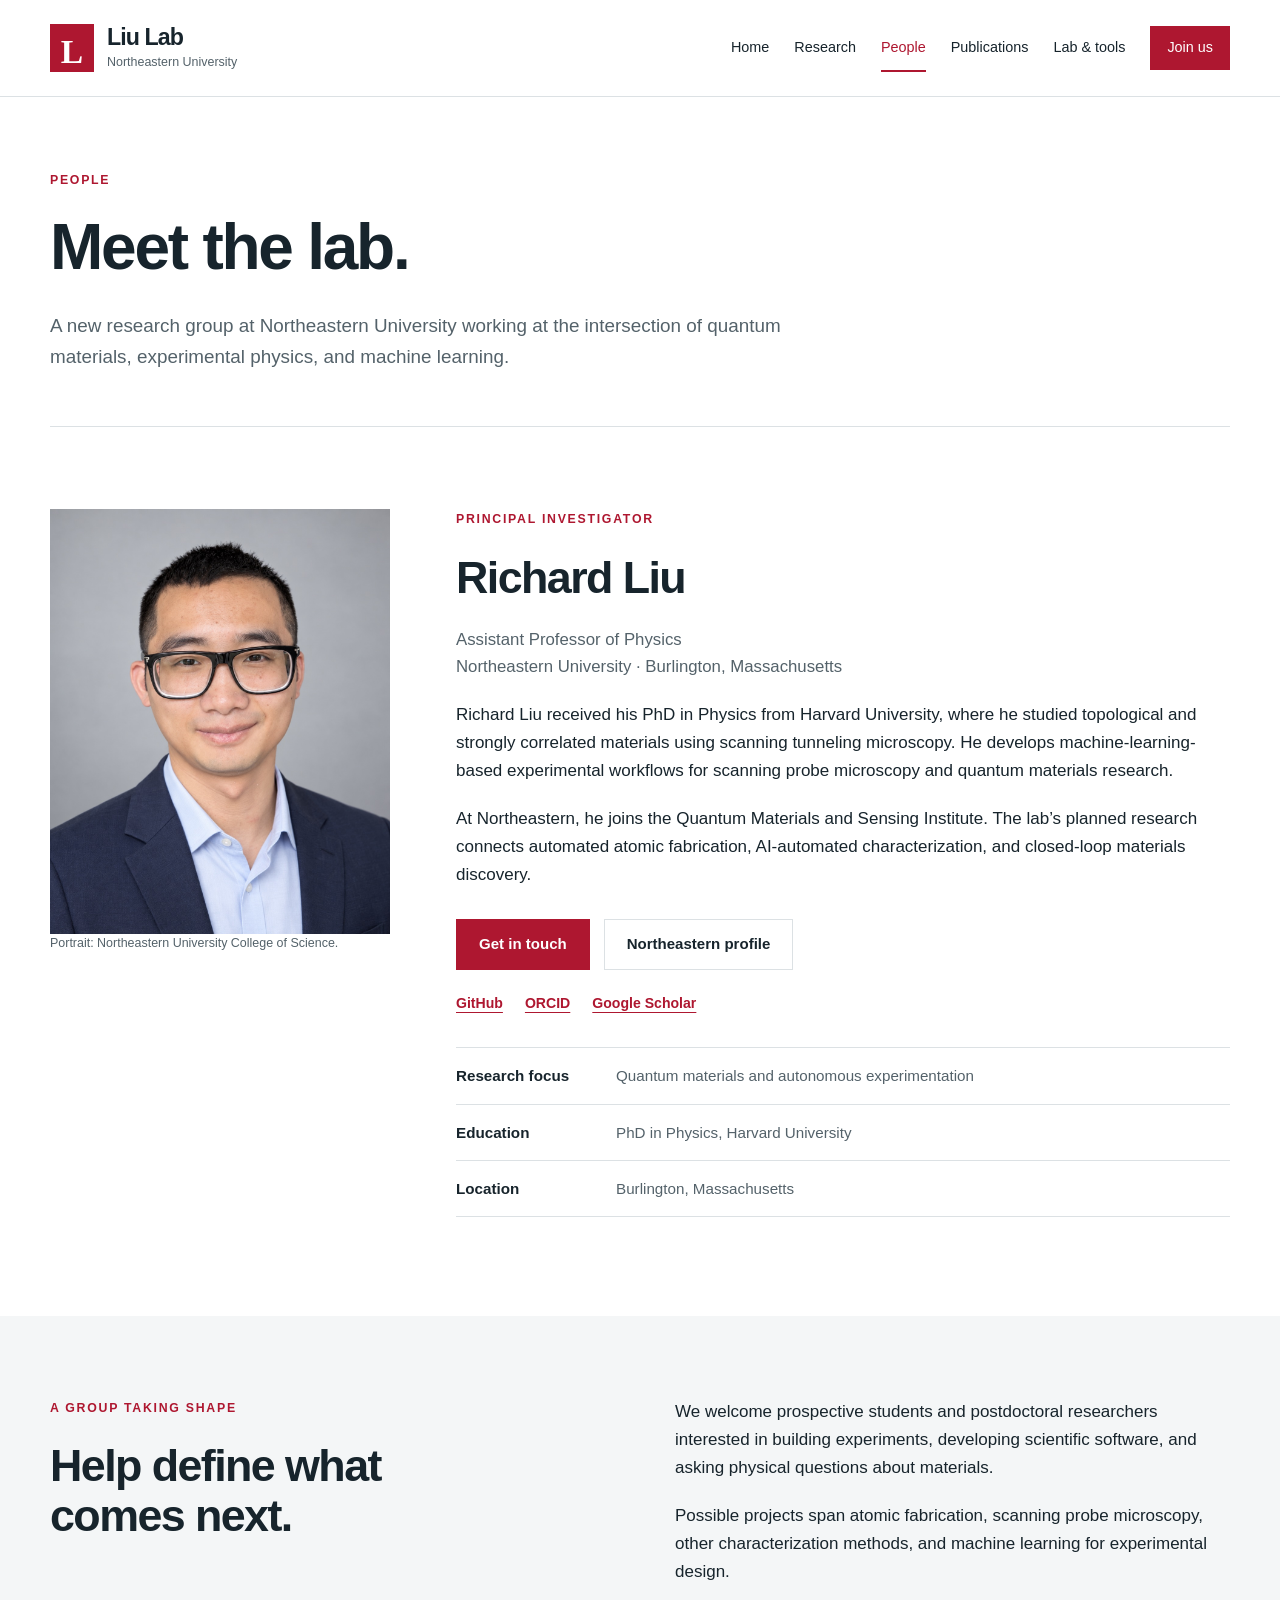
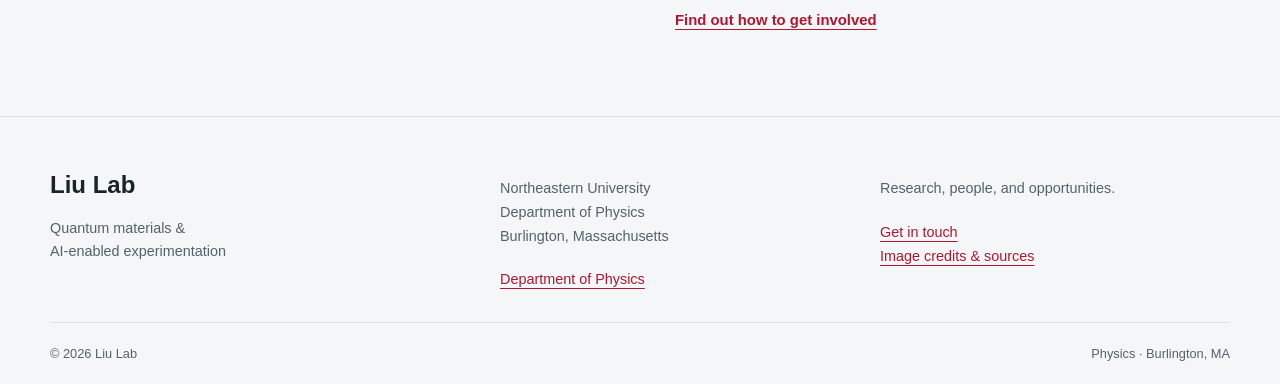
<file: people.html>
<!doctype html>
<html lang="en"><head><meta charset="utf-8"><meta name="viewport" content="width=device-width, initial-scale=1"><title>People | Liu Lab · Northeastern University</title><meta name="description" content="Meet Richard Liu, Assistant Professor of Physics at Northeastern University, and learn about joining the lab."><meta name="theme-color" content="#bb1d32"><meta property="og:title" content="People | Liu Lab"><meta property="og:description" content="Meet Richard Liu, Assistant Professor of Physics at Northeastern University, and learn about joining the lab."><meta property="og:type" content="website"><link rel="icon" href="assets/images/favicon.svg" type="image/svg+xml"><link rel="stylesheet" href="assets/css/style.css"><script src="assets/js/site-config.js" defer></script><script src="assets/js/main.js" defer></script></head>
<body><a class="skip" href="#main">Skip to content</a>
<header class="site-header">
<div class="wrap header-inner"><a class="brand" href="index.html" aria-label="Liu Lab home"><span class="brand-mark" aria-hidden="true">L</span><span><strong>Liu Lab</strong><small>Northeastern University</small></span></a><button class="menu-toggle" aria-expanded="false" aria-controls="navigation">Menu</button>
<nav id="navigation" aria-label="Main navigation"><a href="index.html">Home</a><a href="research.html">Research</a><a href="people.html" aria-current="page">People</a><a href="publications.html">Publications</a><a href="lab.html">Lab & tools</a><a href="join.html">Join us</a></nav></div></header>

<main id="main">

<section class="page-intro wrap">

<p class="eyebrow">People</p>

<h1>Meet the lab.</h1>

<p class="lede">A new research group at Northeastern University working at the intersection of quantum materials, experimental physics, and machine learning.</p>

</section>

<section class="section wrap bio-grid">

<figure><img class="portrait" src="assets/images/richard-liu.jpg" width="800" height="800" alt="Richard Liu, Assistant Professor of Physics at Northeastern University">

<figcaption class="credit">Portrait: Northeastern University College of Science.</figcaption></figure><div>

<p class="eyebrow">Principal investigator</p>

<h2>Richard Liu</h2>

<p class="bio-role">Assistant Professor of Physics<br>Northeastern University · Burlington, Massachusetts</p>

<p>Richard Liu received his PhD in Physics from Harvard University, where he studied topological and strongly correlated materials using scanning tunneling microscopy. He develops machine-learning-based experimental workflows for scanning probe microscopy and quantum materials research.</p>

<p>At Northeastern, he joins the Quantum Materials and Sensing Institute. The lab’s planned research connects automated atomic fabrication, AI-automated characterization, and closed-loop materials discovery.</p>
<div class="actions"><a class="button" data-contact data-subject="Research inquiry" href="join.html#contact">Get in touch</a><a class="button secondary" data-config-link="facultyUrl" href="https://cos.northeastern.edu/college-science-welcomes-new-faculty/">Northeastern profile</a></div>
<div class="pub-links" style="margin-top:22px;flex-wrap:wrap"><a data-config-link="githubUrl" href="https://github.com/RichardLiuCoding">GitHub</a><a href="https://orcid.org/0000-0001-9871-9301">ORCID</a><a data-config-link="scholarUrl" hidden>Google Scholar</a><a data-config-link="cvUrl" hidden>CV</a></div><dl class="fact-list">
<div class="fact"><dt>Research focus</dt><dd>Quantum materials and autonomous experimentation</dd></div>
<div class="fact"><dt>Education</dt><dd>PhD in Physics, Harvard University</dd></div>
<div class="fact"><dt>Location</dt><dd>Burlington, Massachusetts</dd></div></dl></div>

</section>

<section class="section soft">
<div class="wrap split"><div>

<p class="eyebrow">A group taking shape</p>

<h2>Help define what<br>comes next.</h2></div><div>

<p>We welcome prospective students and postdoctoral researchers interested in building experiments, developing scientific software, and asking physical questions about materials.</p>

<p>Possible projects span atomic fabrication, scanning probe microscopy, other characterization methods, and machine learning for experimental design.</p><a class="text-link" href="join.html">Find out how to get involved</a></div></div>

</section>
</main>

<footer class="site-footer">
<div class="wrap footer-grid"><div><a class="footer-brand" href="index.html">Liu Lab</a>

<p>Quantum materials &amp;<br>AI-enabled experimentation</p></div><div>

<p>Northeastern University<br>Department of Physics<br>Burlington, Massachusetts</p><a href="https://cos.northeastern.edu/physics/">Department of Physics</a></div><div>

<p>Research, people, and opportunities.</p><a href="join.html">Get in touch</a><br><a href="credits.html">Image credits &amp; sources</a></div></div>
<div class="wrap footer-bottom"><span>© <span data-year>2026</span> Liu Lab</span><span>Physics · Burlington, MA</span></div></footer></body></html>
</file>
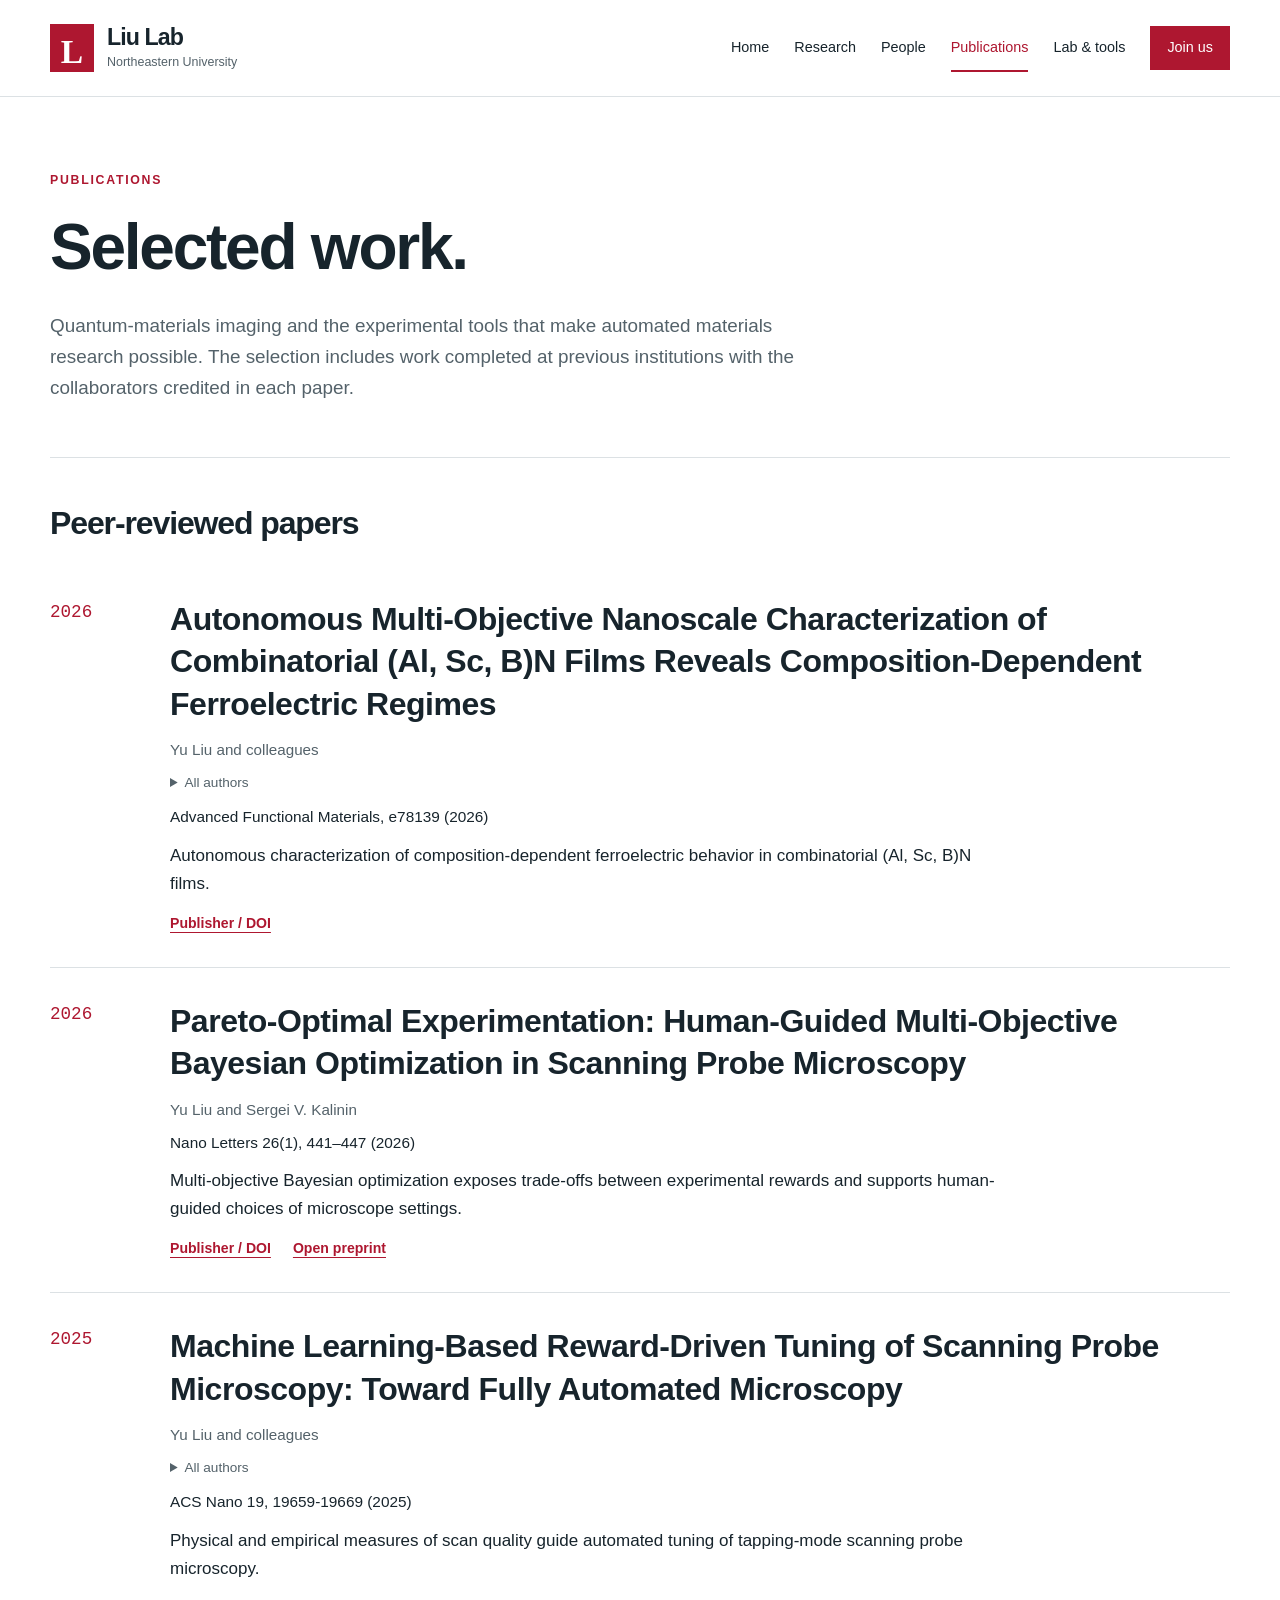
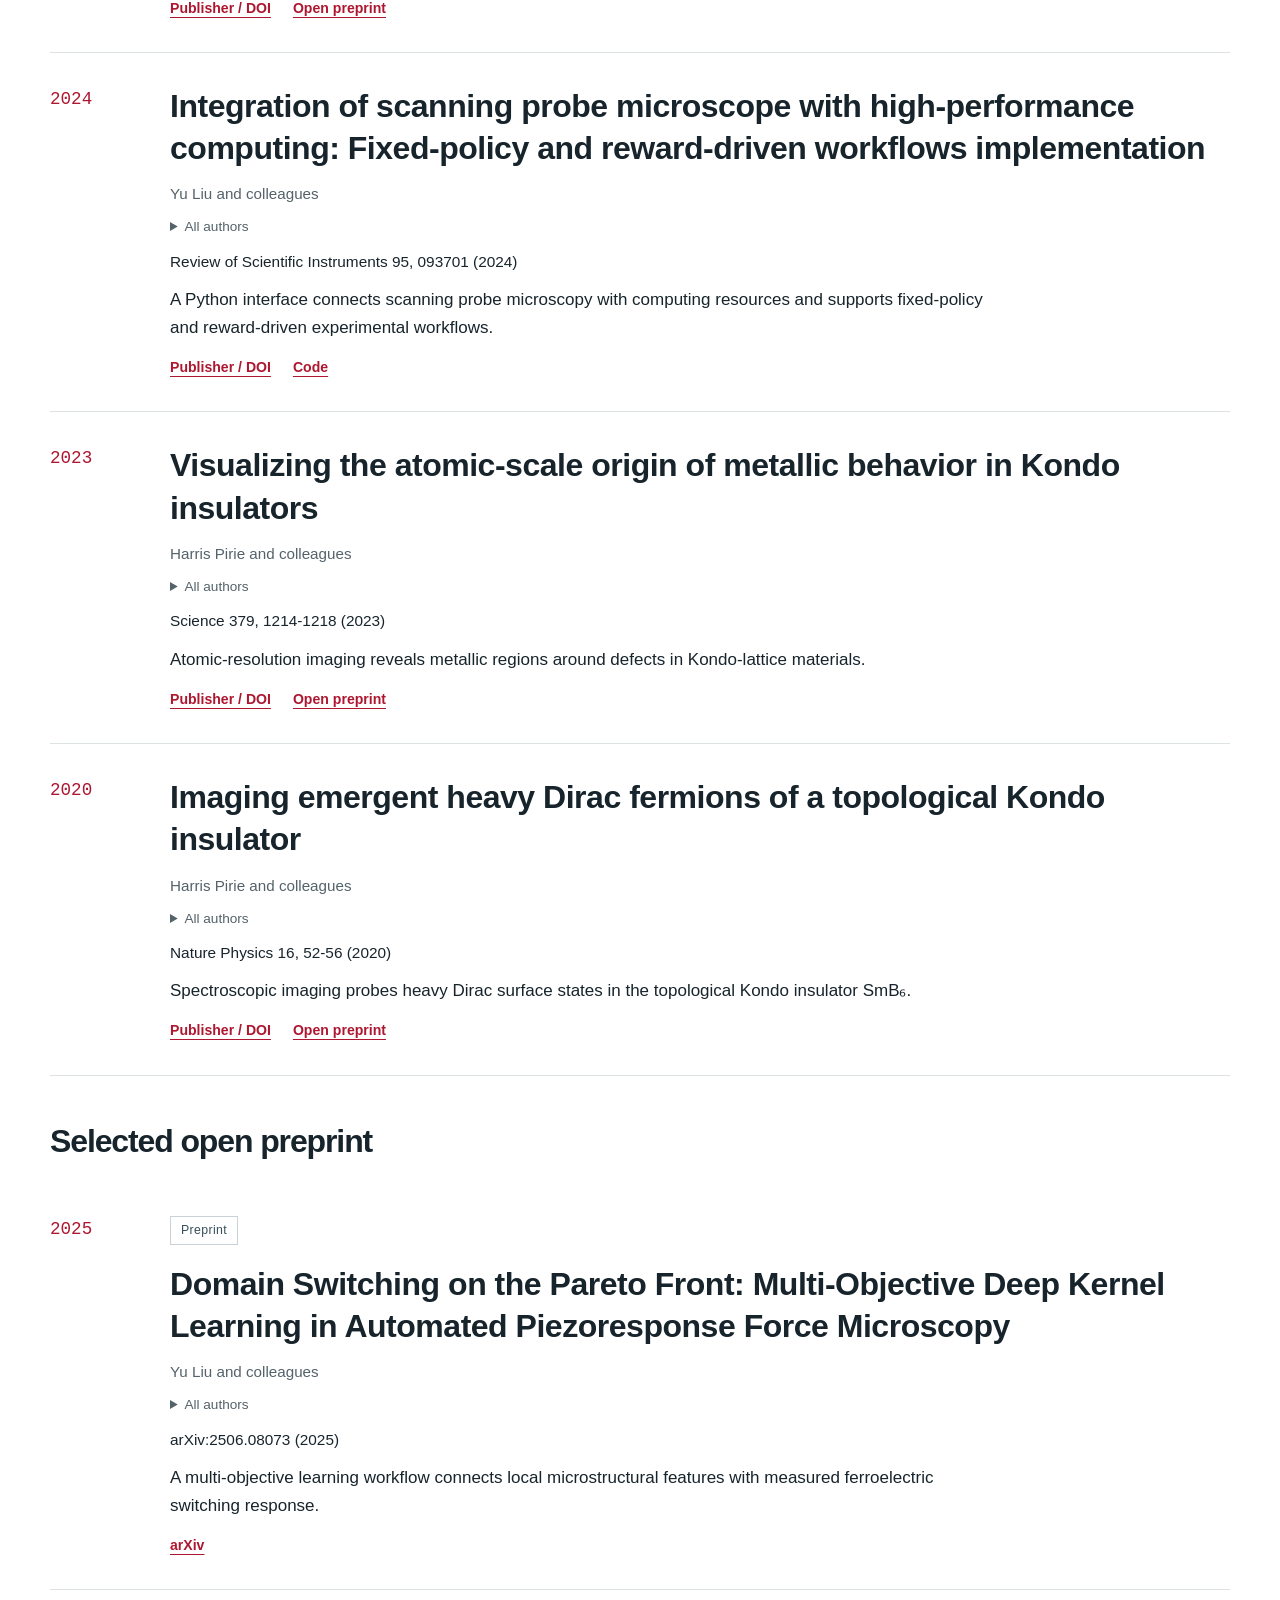
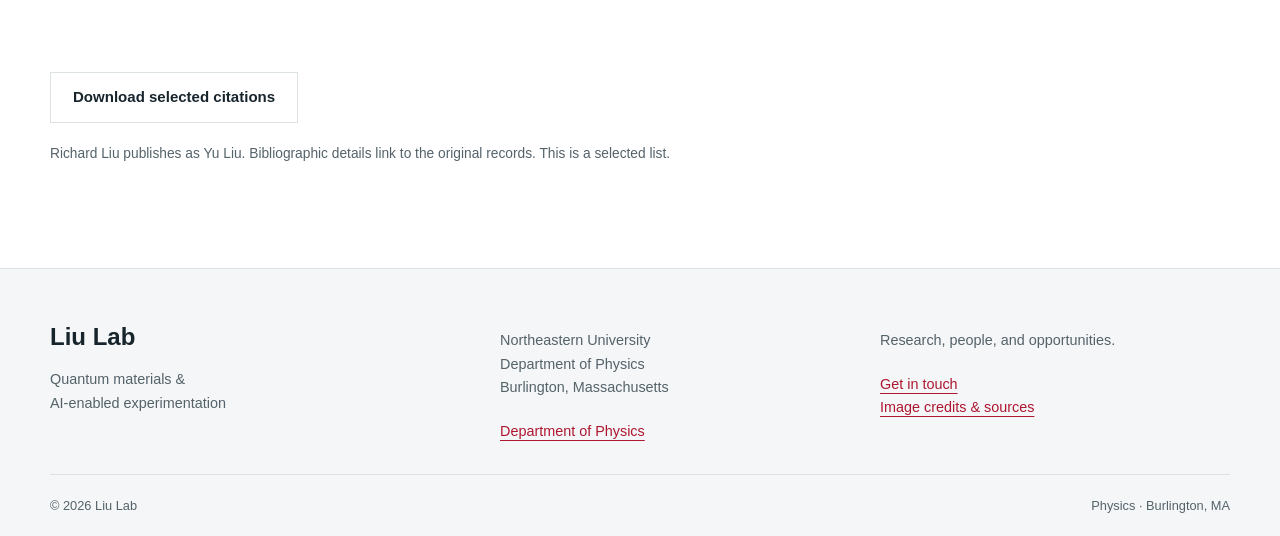
<file: publications.html>
<!DOCTYPE html>

<html lang="en"><head><meta charset="utf-8"/><meta content="width=device-width, initial-scale=1" name="viewport"/><title>Publications | Liu Lab · Northeastern University</title><meta content="Selected publications by Richard (Yu) Liu and collaborators on quantum materials, scanning probe microscopy, and autonomous experimentation." name="description"/><meta content="#bb1d32" name="theme-color"/><meta content="Publications | Liu Lab" property="og:title"/><meta content="Selected publications by Richard (Yu) Liu and collaborators on quantum materials, scanning probe microscopy, and autonomous experimentation." property="og:description"/><meta content="website" property="og:type"/><link href="assets/images/favicon.svg" rel="icon" type="image/svg+xml"/><link href="assets/css/style.css" rel="stylesheet"/><script defer="" src="assets/js/site-config.js"></script><script defer="" src="assets/js/main.js"></script></head>
<body><a class="skip" href="#main">Skip to content</a>
<header class="site-header">
<div class="wrap header-inner"><a aria-label="Liu Lab home" class="brand" href="index.html"><span aria-hidden="true" class="brand-mark">L</span><span><strong>Liu Lab</strong><small>Northeastern University</small></span></a><button aria-controls="navigation" aria-expanded="false" class="menu-toggle">Menu</button>
<nav aria-label="Main navigation" id="navigation"><a href="index.html">Home</a><a href="research.html">Research</a><a href="people.html">People</a><a aria-current="page" href="publications.html">Publications</a><a href="lab.html">Lab &amp; tools</a><a href="join.html">Join us</a></nav></div></header>
<main id="main">

<section class="page-intro wrap">

<p class="eyebrow">Publications</p>

<h1>Selected work.</h1>

<p class="lede">Quantum-materials imaging and the experimental tools that make automated materials research possible. The selection includes work completed at previous institutions with the collaborators credited in each paper.</p>

</section>
<div class="wrap">

<section class="pub-group">

<h2>Peer-reviewed papers</h2>

<article class="publication">
<div class="pub-year">2026</div><div>

<h2><a href="https://doi.org/10.1002/adfm.78139">Autonomous Multi‐Objective Nanoscale Characterization of Combinatorial (Al, Sc, B)N Films Reveals Composition‐Dependent Ferroelectric Regimes</a></h2>

<p class="authors">Yu Liu and colleagues</p><details><summary>All authors</summary>

<p>Yu Liu, Aditya Raghavan, Utkarsh Pratiush, Ian Mercer, Pochun Hsieh, Albert Suceava, Chih‐Yu Lee, Edgar Dimitrov, Mauricio Terrones, Ichiro Takeuchi, Venkatraman Gopalan, Jon‐Paul Maria, Sergei V. Kalinin</p></details>

<p class="pub-venue">Advanced Functional Materials, e78139 (2026)</p>

<p class="pub-summary">Autonomous characterization of composition-dependent ferroelectric behavior in combinatorial (Al, Sc, B)N films.</p>
<div class="pub-links"><a href="https://doi.org/10.1002/adfm.78139">Publisher / DOI</a></div></div>

</article>
<article class="publication"><div class="pub-year">2026</div><div>
<h2><a href="https://doi.org/10.1021/acs.nanolett.5c05373">Pareto-Optimal Experimentation: Human-Guided Multi-Objective Bayesian Optimization in Scanning Probe Microscopy</a></h2>
<p class="authors">Yu Liu and Sergei V. Kalinin</p>
<p class="pub-venue">Nano Letters 26(1), 441–447 (2026)</p>
<p class="pub-summary">Multi-objective Bayesian optimization exposes trade-offs between experimental rewards and supports human-guided choices of microscope settings.</p><div class="pub-links"><a href="https://doi.org/10.1021/acs.nanolett.5c05373">Publisher / DOI</a><a href="https://arxiv.org/abs/2504.06525">Open preprint</a></div></div>
</article>

<article class="publication">
<div class="pub-year">2025</div><div>

<h2><a href="https://doi.org/10.1021/acsnano.4c18760">Machine Learning-Based Reward-Driven Tuning of Scanning Probe Microscopy: Toward Fully Automated Microscopy</a></h2>

<p class="authors">Yu Liu and colleagues</p><details><summary>All authors</summary>

<p>Yu Liu, Roger Proksch, Jason Bemis, Utkarsh Pratiush, Astita Dubey, Mahshid Ahmadi, Reece Emery, Philip D. Rack, Yu-Chen Liu, Jan-Chi Yang, Sergei V. Kalinin</p></details>

<p class="pub-venue">ACS Nano 19, 19659-19669 (2025)</p>

<p class="pub-summary">Physical and empirical measures of scan quality guide automated tuning of tapping-mode scanning probe microscopy.</p>
<div class="pub-links"><a href="https://doi.org/10.1021/acsnano.4c18760">Publisher / DOI</a><a href="https://arxiv.org/abs/2408.04055">Open preprint</a></div></div>

</article>

<article class="publication">
<div class="pub-year">2024</div><div>

<h2><a href="https://doi.org/10.1063/5.0219990">Integration of scanning probe microscope with high-performance computing: Fixed-policy and reward-driven workflows implementation</a></h2>

<p class="authors">Yu Liu and colleagues</p><details><summary>All authors</summary>

<p>Yu Liu, Utkarsh Pratiush, Jason Bemis, Roger Proksch, Reece Emery, Philip D. Rack, Yu-Chen Liu, Jan-Chi Yang, Stanislav Udovenko, Susan Trolier-McKinstry, Sergei V. Kalinin</p></details>

<p class="pub-venue">Review of Scientific Instruments 95, 093701 (2024)</p>

<p class="pub-summary">A Python interface connects scanning probe microscopy with computing resources and supports fixed-policy and reward-driven experimental workflows.</p>
<div class="pub-links"><a href="https://doi.org/10.1063/5.0219990">Publisher / DOI</a><a href="https://github.com/RichardLiuCoding/aespm">Code</a></div></div>

</article>

<article class="publication">
<div class="pub-year">2023</div><div>

<h2><a href="https://doi.org/10.1126/science.abq5375">Visualizing the atomic-scale origin of metallic behavior in Kondo insulators</a></h2>

<p class="authors">Harris Pirie and colleagues</p><details><summary>All authors</summary>

<p>Harris Pirie, Eric Mascot, Christian E. Matt, Yu Liu, Pengcheng Chen, M. H. Hamidian, Shanta Saha, Xiangfeng Wang, Johnpierre Paglione, Graeme Luke, David Goldhaber-Gordon, Cyrus F. Hirjibehedin, J. C. Séamus Davis, Dirk K. Morr, Jennifer E. Hoffman</p></details>

<p class="pub-venue">Science 379, 1214-1218 (2023)</p>

<p class="pub-summary">Atomic-resolution imaging reveals metallic regions around defects in Kondo-lattice materials.</p>
<div class="pub-links"><a href="https://doi.org/10.1126/science.abq5375">Publisher / DOI</a><a href="https://arxiv.org/abs/2303.15432">Open preprint</a></div></div>

</article>

<article class="publication">
<div class="pub-year">2020</div><div>

<h2><a href="https://doi.org/10.1038/s41567-019-0700-8">Imaging emergent heavy Dirac fermions of a topological Kondo insulator</a></h2>

<p class="authors">Harris Pirie and colleagues</p><details><summary>All authors</summary>

<p>Harris Pirie, Yu Liu, Anjan Soumyanarayanan, Pengcheng Chen, Yang He, M. M. Yee, P. F. S. Rosa, J. D. Thompson, Dae-Jeong Kim, Z. Fisk, Xiangfeng Wang, Johnpierre Paglione, Dirk K. Morr, M. H. Hamidian, Jennifer E. Hoffman</p></details>

<p class="pub-venue">Nature Physics 16, 52-56 (2020)</p>

<p class="pub-summary">Spectroscopic imaging probes heavy Dirac surface states in the topological Kondo insulator SmB₆.</p>
<div class="pub-links"><a href="https://doi.org/10.1038/s41567-019-0700-8">Publisher / DOI</a><a href="https://arxiv.org/abs/1810.13419">Open preprint</a></div></div>

</article>

</section>

<section class="pub-group">

<h2>Selected open preprint</h2>

<article class="publication"><div class="pub-year">2025</div><div><span class="pill">Preprint</span>
<h2><a href="https://arxiv.org/abs/2506.08073">Domain Switching on the Pareto Front: Multi-Objective Deep Kernel Learning in Automated Piezoresponse Force Microscopy</a></h2>
<p class="authors">Yu Liu and colleagues</p><details><summary>All authors</summary>
<p>Yu Liu, Utkarsh Pratiush, Kamyar Barakati, Hiroshi Funakubo, Ching-Che Lin, Jaegyu Kim, Lane W. Martin, Sergei V. Kalinin</p></details>
<p class="pub-venue">arXiv:2506.08073 (2025)</p>
<p class="pub-summary">A multi-objective learning workflow connects local microstructural features with measured ferroelectric switching response.</p><div class="pub-links"><a href="https://arxiv.org/abs/2506.08073">arXiv</a></div></div>
</article>

</section>

<section class="section"><a class="button secondary" download="" href="selected-publications.bib">Download selected citations</a>

<p class="meta" style="margin-top:20px">Richard Liu publishes as Yu Liu. Bibliographic details link to the original records. This is a selected list.</p>

</section></div>
</main>
<footer class="site-footer">
<div class="wrap footer-grid"><div><a class="footer-brand" href="index.html">Liu Lab</a>

<p>Quantum materials &amp;<br/>AI-enabled experimentation</p></div><div>

<p>Northeastern University<br/>Department of Physics<br/>Burlington, Massachusetts</p><a href="https://cos.northeastern.edu/physics/">Department of Physics</a></div><div>

<p>Research, people, and opportunities.</p><a href="join.html">Get in touch</a><br/><a href="credits.html">Image credits &amp; sources</a></div></div>
<div class="wrap footer-bottom"><span>© <span data-year="">2026</span> Liu Lab</span><span>Physics · Burlington, MA</span></div></footer></body></html>
</file>
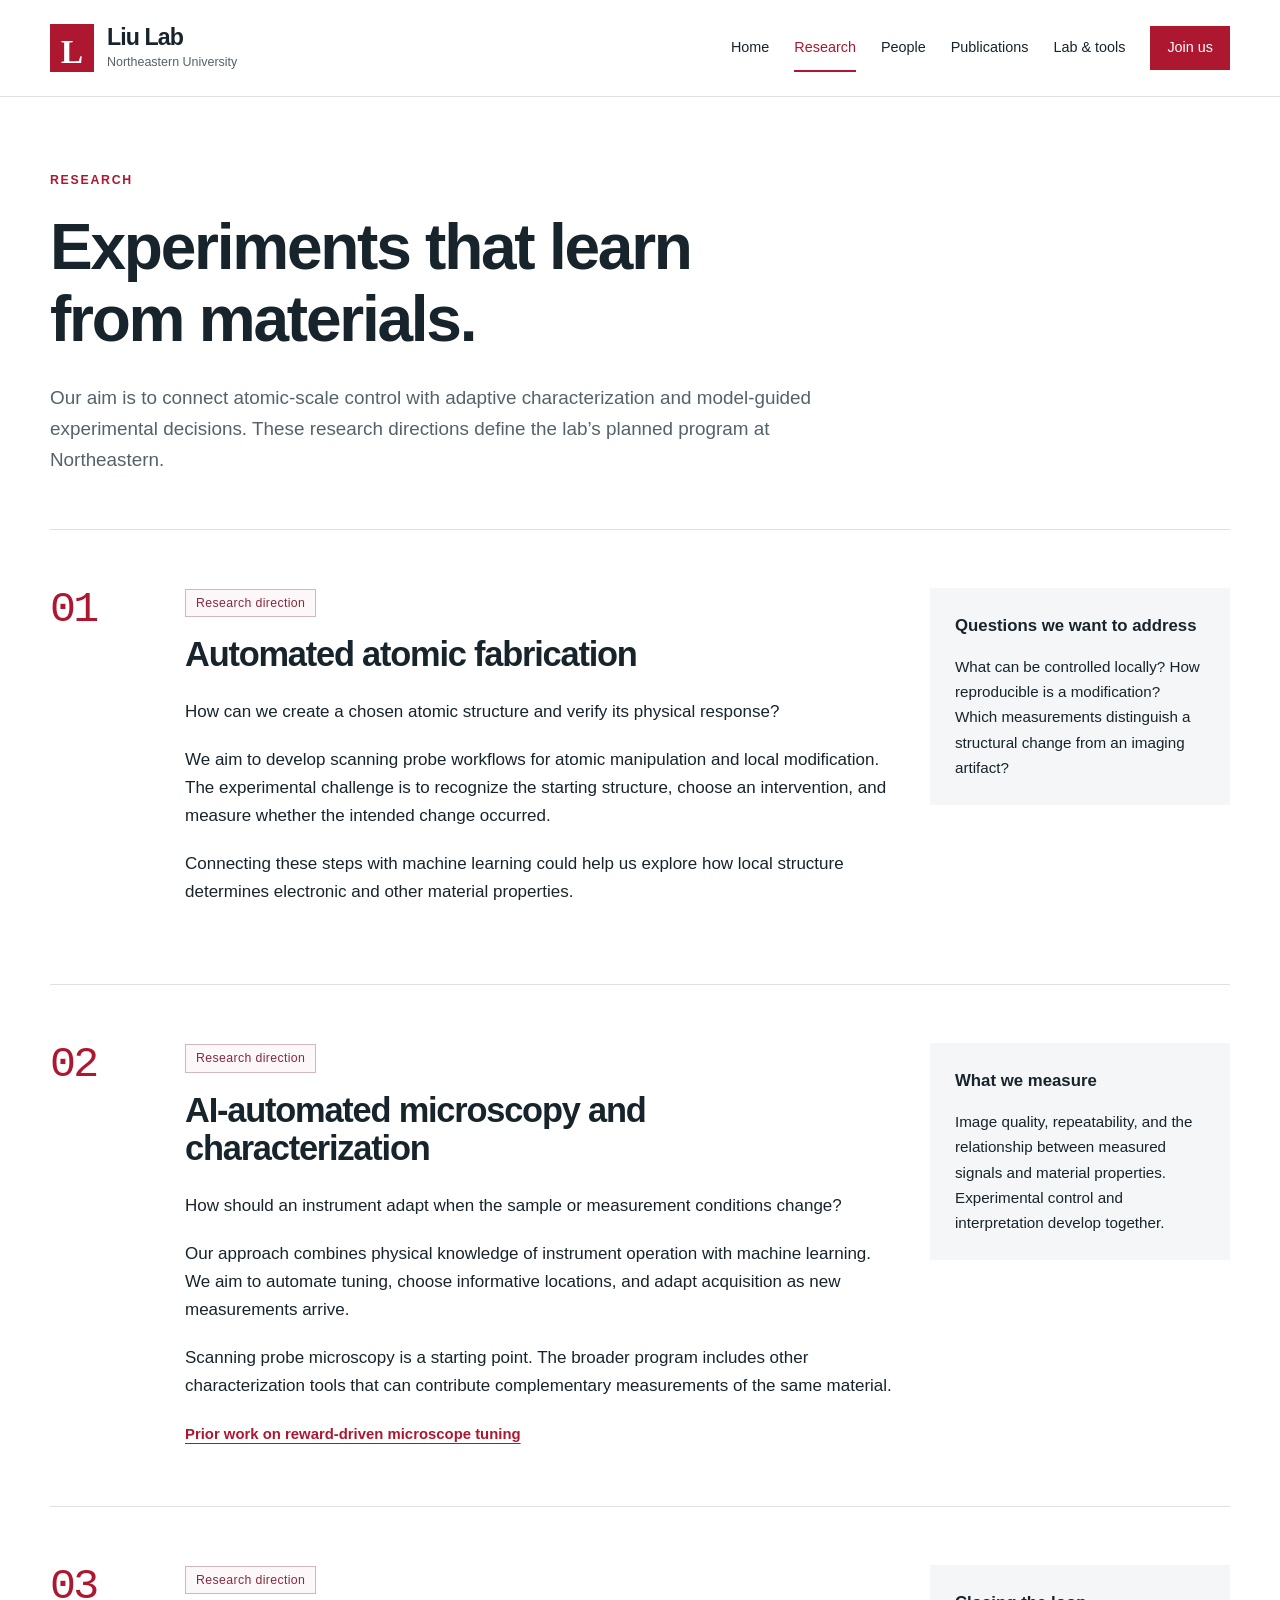
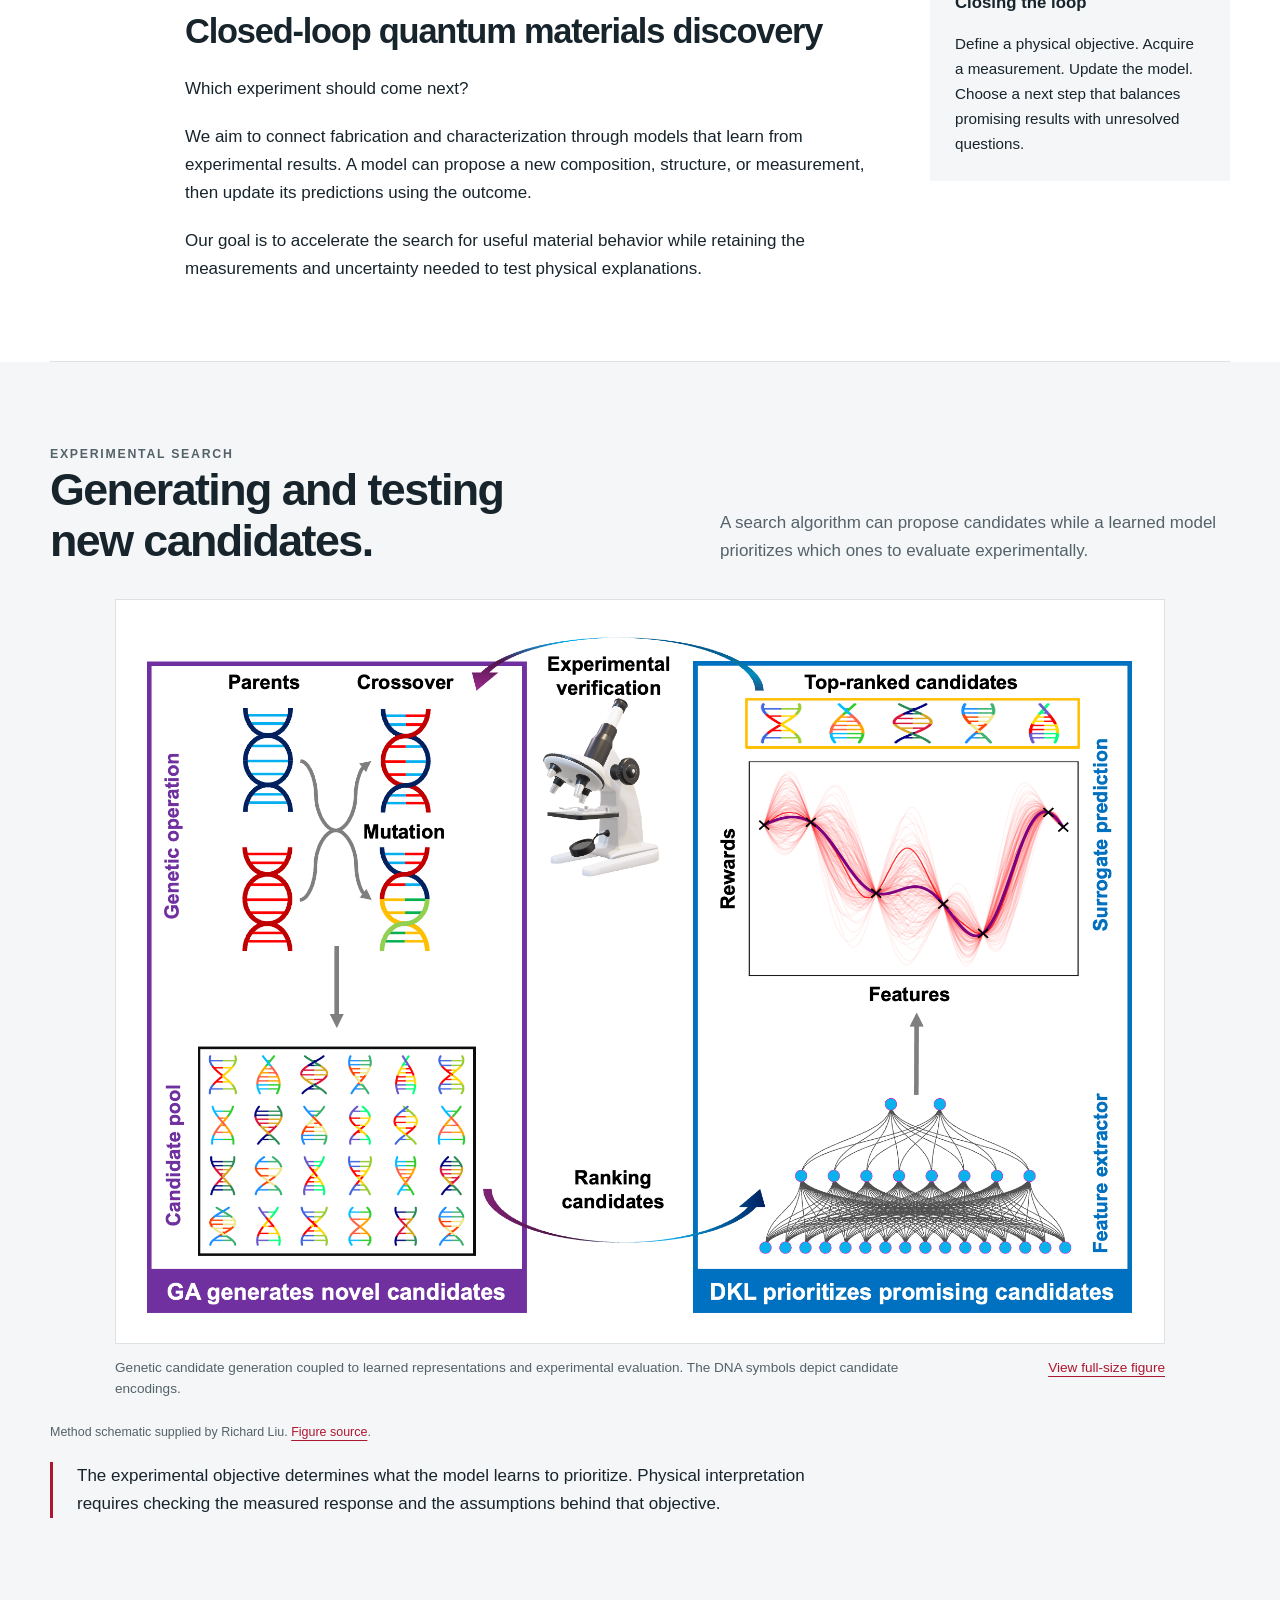
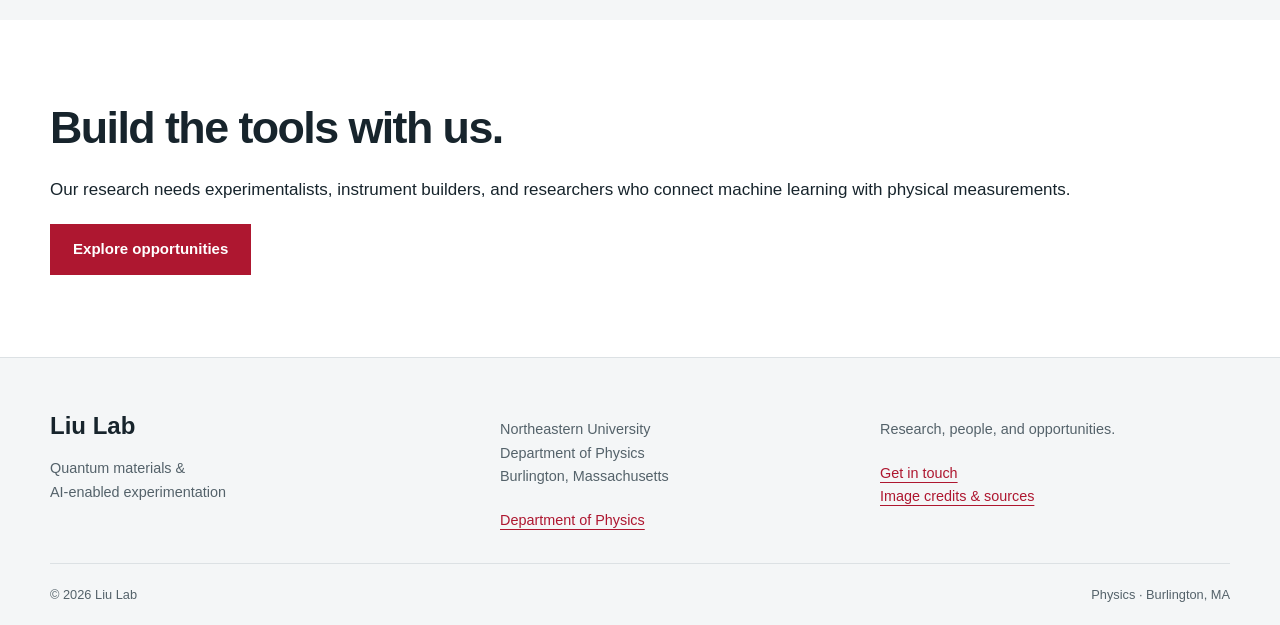
<file: research.html>
<!DOCTYPE html>

<html lang="en"><head><meta charset="utf-8"/><meta content="width=device-width, initial-scale=1" name="viewport"/><title>Research | Liu Lab · Northeastern University</title><meta content="Automated atomic fabrication, AI-automated microscopy, and closed-loop quantum materials discovery at Northeastern University." name="description"/><meta content="#bb1d32" name="theme-color"/><meta content="Research | Liu Lab" property="og:title"/><meta content="Automated atomic fabrication, AI-automated microscopy, and closed-loop quantum materials discovery at Northeastern University." property="og:description"/><meta content="website" property="og:type"/><link href="assets/images/favicon.svg" rel="icon" type="image/svg+xml"/><link href="assets/css/style.css" rel="stylesheet"/><script defer="" src="assets/js/site-config.js"></script><script defer="" src="assets/js/main.js"></script></head>
<body><a class="skip" href="#main">Skip to content</a>
<header class="site-header">
<div class="wrap header-inner"><a aria-label="Liu Lab home" class="brand" href="index.html"><span aria-hidden="true" class="brand-mark">L</span><span><strong>Liu Lab</strong><small>Northeastern University</small></span></a><button aria-controls="navigation" aria-expanded="false" class="menu-toggle">Menu</button>
<nav aria-label="Main navigation" id="navigation"><a href="index.html">Home</a><a aria-current="page" href="research.html">Research</a><a href="people.html">People</a><a href="publications.html">Publications</a><a href="lab.html">Lab &amp; tools</a><a href="join.html">Join us</a></nav></div></header>
<main id="main">

<section class="page-intro wrap">

<p class="eyebrow">Research</p>

<h1>Experiments that learn<br/>from materials.</h1>

<p class="lede">Our aim is to connect atomic-scale control with adaptive characterization and model-guided experimental decisions. These research directions define the lab’s planned program at Northeastern.</p>

</section>
<div class="wrap">

<section class="direction" id="fabrication"><span class="number">01</span><div><span class="pill planned">Research direction</span>

<h2>Automated atomic fabrication</h2>

<p>How can we create a chosen atomic structure and verify its physical response?</p>

<p>We aim to develop scanning probe workflows for atomic manipulation and local modification. The experimental challenge is to recognize the starting structure, choose an intervention, and measure whether the intended change occurred.</p>

<p>Connecting these steps with machine learning could help us explore how local structure determines electronic and other material properties.</p></div><aside>

<h3>Questions we want to address</h3>

<p>What can be controlled locally? How reproducible is a modification? Which measurements distinguish a structural change from an imaging artifact?</p></aside>

</section>

<section class="direction" id="microscopy"><span class="number">02</span><div><span class="pill planned">Research direction</span>

<h2>AI-automated microscopy and characterization</h2>

<p>How should an instrument adapt when the sample or measurement conditions change?</p>

<p>Our approach combines physical knowledge of instrument operation with machine learning. We aim to automate tuning, choose informative locations, and adapt acquisition as new measurements arrive.</p>

<p>Scanning probe microscopy is a starting point. The broader program includes other characterization tools that can contribute complementary measurements of the same material.</p><a class="text-link" href="https://doi.org/10.1021/acsnano.4c18760">Prior work on reward-driven microscope tuning</a></div><aside>

<h3>What we measure</h3>

<p>Image quality, repeatability, and the relationship between measured signals and material properties. Experimental control and interpretation develop together.</p></aside>

</section>

<section class="direction" id="discovery"><span class="number">03</span><div><span class="pill planned">Research direction</span>

<h2>Closed-loop quantum materials discovery</h2>

<p>Which experiment should come next?</p>

<p>We aim to connect fabrication and characterization through models that learn from experimental results. A model can propose a new composition, structure, or measurement, then update its predictions using the outcome.</p>

<p>Our goal is to accelerate the search for useful material behavior while retaining the measurements and uncertainty needed to test physical explanations.</p></div><aside>

<h3>Closing the loop</h3>

<p>Define a physical objective. Acquire a measurement. Update the model. Choose a next step that balances promising results with unresolved questions.</p></aside>

</section></div>

<section class="section soft"><div class="wrap"><div class="section-head"><div>
<p class="eyebrow">Experimental search</p>
<h2>Generating and testing<br/>new candidates.</h2></div>
<p>A search algorithm can propose candidates while a learned model prioritizes which ones to evaluate experimentally.</p></div>
<figure class="wide-research-figure genetic-figure"><a aria-label="View the full genetic search and deep kernel learning schematic" href="assets/images/genetic-learning-workflow.png"><img alt="A genetic algorithm creates a candidate pool through crossover and mutation; deep kernel learning ranks candidates and experimental verification feeds back into the search." height="1346" loading="lazy" src="assets/images/genetic-learning-workflow.png" width="1932"/></a>
<figcaption><span>Genetic candidate generation coupled to learned representations and experimental evaluation. The DNA symbols depict candidate encodings.</span><a href="assets/images/genetic-learning-workflow.png">View full-size figure</a></figcaption></figure>
<p class="credit">Method schematic supplied by Richard Liu. <a href="credits.html#genetic">Figure source</a>.</p>
<p class="research-note">The experimental objective determines what the model learns to prioritize. Physical interpretation requires checking the measured response and the assumptions behind that objective.</p></div>
</section>

<section class="section wrap">

<h2>Build the tools with us.</h2>

<p>Our research needs experimentalists, instrument builders, and researchers who connect machine learning with physical measurements.</p><a class="button" href="join.html">Explore opportunities</a>

</section>
</main>
<footer class="site-footer">
<div class="wrap footer-grid"><div><a class="footer-brand" href="index.html">Liu Lab</a>

<p>Quantum materials &amp;<br/>AI-enabled experimentation</p></div><div>

<p>Northeastern University<br/>Department of Physics<br/>Burlington, Massachusetts</p><a href="https://cos.northeastern.edu/physics/">Department of Physics</a></div><div>

<p>Research, people, and opportunities.</p><a href="join.html">Get in touch</a><br/><a href="credits.html">Image credits &amp; sources</a></div></div>
<div class="wrap footer-bottom"><span>© <span data-year="">2026</span> Liu Lab</span><span>Physics · Burlington, MA</span></div></footer></body></html>
</file>
<file: assets/css/style.css>
@charset "UTF-8";
:root{--ink:#17242c;--muted:#54626a;--red:#ae1730;--red-dark:#891329;--navy:#142934;--line:#dce1e4;--paper:#fff;--soft:#f4f6f7;--width:1180px}*{box-sizing:border-box}html{scroll-behavior:smooth;scroll-padding-top:105px}body{margin:0;background:var(--paper);color:var(--ink);font:17px/1.65 -apple-system,BlinkMacSystemFont,"Segoe UI",Arial,sans-serif}a{color:var(--red);text-underline-offset:4px}a:hover{color:var(--red-dark)}button,a{-webkit-tap-highlight-color:transparent}a:focus-visible,button:focus-visible,summary:focus-visible{outline:3px solid #236b99;outline-offset:5px}img,svg{max-width:100%;height:auto}figure{margin:0}h1,h2,h3,p{margin-top:0}h1,h2,h3{line-height:1.12;letter-spacing:-.035em}h1{font-size:clamp(2.5rem,5vw,4.6rem);font-weight:600;max-width:900px;margin-bottom:26px}h2{font-size:clamp(2rem,3.5vw,3rem);font-weight:550;margin-bottom:24px}h3{font-size:1.5rem;font-weight:600;margin-bottom:16px}p{margin-bottom:20px}.wrap{max-width:var(--width);margin:auto;width:calc(100% - 80px)}.site-header{background:rgba(255,255,255,.98);border-bottom:1px solid var(--line);position:sticky;top:0;z-index:10}.header-inner{display:flex;align-items:center;justify-content:space-between;gap:24px;min-height:96px}.brand{display:flex;gap:13px;align-items:center;color:var(--ink);text-decoration:none;flex-shrink:0}.brand strong{display:block;font-size:1.45rem;line-height:1.25;letter-spacing:-.04em}.brand small{display:block;font-size:.78rem;color:var(--muted)}.brand-mark{display:grid;place-items:center;background:var(--red);color:#fff;width:44px;height:48px;font-family:Georgia,serif;font-size:2.1rem;font-weight:bold}.site-header nav{display:flex;gap:25px;align-items:center}.site-header nav a{font-size:.9rem;text-decoration:none;color:var(--ink);padding:12px 0;white-space:nowrap}.site-header nav a:hover,.site-header nav a[aria-current]{color:var(--red)}.site-header nav a[aria-current]{box-shadow:inset 0 -2px var(--red)}.site-header nav a:last-child{background:var(--red);color:white;padding:10px 17px;box-shadow:none}.menu-toggle{display:none;border:1px solid var(--line);background:white;color:var(--ink);font:inherit;padding:8px 14px}.skip{position:fixed;left:16px;top:-100px;z-index:30;background:white;padding:10px}.skip:focus{top:10px}.eyebrow{text-transform:uppercase;letter-spacing:.14em;font-size:.77rem;font-weight:650;color:var(--red);margin-bottom:22px}.hero{display:grid;grid-template-columns:1.13fr 1fr;gap:54px;align-items:center;padding:78px 0 72px}.hero h1{font-size:clamp(2.5rem,4.6vw,4.15rem)}.hero .lede{max-width:600px}.lede{font-size:1.18rem;color:var(--muted);line-height:1.65;max-width:790px}.hero-figure img{width:100%;display:block}.hero-figure figcaption{font-size:.83rem;color:var(--muted);margin-top:12px}.actions{display:flex;gap:14px;flex-wrap:wrap;margin-top:30px}.button{display:inline-flex;align-items:center;justify-content:center;min-height:48px;padding:12px 22px;background:var(--red);border:1px solid var(--red);color:white;font-size:.94rem;font-weight:550;text-decoration:none}.button:hover{background:var(--red-dark);color:white}.button.secondary{background:transparent;border-color:var(--line);color:var(--ink)}.button.secondary:hover{border-color:var(--ink)}.recruit-strip{background:var(--navy);color:white}.strip-inner{padding:25px 0;display:flex;justify-content:space-between;gap:25px;align-items:center}.strip-inner p{margin:0}.strip-inner a{color:white;white-space:nowrap}.section{padding:82px 0}.soft{background:var(--soft)}.section-head{display:flex;align-items:end;justify-content:space-between;gap:32px;margin-bottom:34px}.section-head h2{margin-bottom:0}.section-head p{max-width:510px;color:var(--muted);margin-bottom:0}.research-grid{display:grid;grid-template-columns:repeat(3,1fr);gap:32px}.research-card{border-top:2px solid var(--ink);padding:25px 0 0}.number{font-size:.83rem;font-family:ui-monospace,monospace;letter-spacing:.08em;color:var(--red);display:block;margin-bottom:22px}.research-card p{color:var(--muted)}.text-link{font-weight:600;font-size:.93rem}.highlight-grid{display:grid;grid-template-columns:repeat(2,1fr);gap:36px}.highlight{border-bottom:1px solid var(--line);padding-bottom:30px}.paper-visual{display:flex;align-items:center;justify-content:center;background:#fff;min-height:230px;padding:18px;margin-bottom:24px;border:1px solid var(--line)}.paper-visual img{width:100%;height:230px;object-fit:contain;display:block}.meta{font-size:.86rem;color:var(--muted)}.highlight h3{font-size:1.5rem}.credit{font-size:.78rem;color:var(--muted);line-height:1.5}.split{display:grid;grid-template-columns:1fr 1fr;gap:70px;align-items:start}.portrait{width:100%;max-height:510px;object-fit:cover;object-position:center 25%;display:block}.portrait-small{width:230px;height:270px;object-fit:cover}.pi-teaser{display:grid;grid-template-columns:230px 1fr;gap:48px;align-items:center}.page-intro{padding-top:73px;padding-bottom:46px;border-bottom:1px solid var(--line)}.page-intro h1{font-size:clamp(2.65rem,5vw,4.3rem)}.page-intro .lede{margin-bottom:8px}.direction{display:grid;grid-template-columns:100px 1fr 300px;gap:35px;padding:58px 0;border-bottom:1px solid var(--line)}.direction .number{font-size:2.7rem;letter-spacing:-.06em;line-height:1}.direction h2{font-size:2.15rem}.direction aside{background:var(--soft);padding:25px;font-size:.95rem;align-self:start}.direction aside h3{font-size:1.05rem;letter-spacing:0;line-height:1.5}.direction aside p:last-child{margin:0}.pill{display:inline-block;font-size:.77rem;letter-spacing:.03em;border:1px solid #c8d2d7;color:#374f5b;padding:3px 10px;margin-bottom:18px}.pill.planned{border-color:#d2b8be;color:#852b3c;background:#fcf7f8}.research-note{border-left:3px solid var(--red);padding-left:24px;max-width:810px}.bio-grid{display:grid;grid-template-columns:340px 1fr;gap:66px}.bio-grid h2{margin-top:10px}.bio-role{font-size:1.05rem;color:var(--muted)}.fact-list{border-top:1px solid var(--line);margin-top:32px}.fact{padding:15px 0;border-bottom:1px solid var(--line);display:grid;grid-template-columns:140px 1fr;gap:20px;font-size:.95rem}.fact dt{font-weight:600}.fact dd{margin:0;color:var(--muted)}.publication{display:grid;grid-template-columns:90px 1fr;gap:30px;padding:32px 0;border-bottom:1px solid var(--line)}.publication h2{font-size:1.4rem;line-height:1.32;letter-spacing:-.015em;margin:0 0 12px}.publication h2 a{color:var(--ink);text-decoration:none}.publication h2 a:hover{text-decoration:underline}.pub-year{color:var(--red);font-size:1.1rem;font-family:ui-monospace,monospace}.authors{font-size:.95rem;margin-bottom:8px;color:var(--muted)}.pub-venue{font-size:.96rem;margin-bottom:12px}.pub-summary{margin-bottom:14px;max-width:830px}.pub-links{display:flex;gap:22px;font-size:.88rem}.pub-links a{font-weight:600}.publication details{font-size:.85rem;color:var(--muted);margin:10px 0}.publication summary{cursor:pointer;width:fit-content}.pub-group{padding-top:48px}.pub-group h2{font-size:2rem}.instrument-list{margin-top:16px}.instrument{display:grid;grid-template-columns:1fr 1.35fr;gap:50px;padding:34px 0;border-top:1px solid var(--line)}.instrument h3{margin-bottom:12px}.instrument p:last-child{margin-bottom:0}.capability{color:var(--muted);font-size:.98rem}.join-grid{display:grid;grid-template-columns:1fr 1fr;gap:46px}.join-card{border-top:3px solid var(--red);padding:28px 0}.join-card ul{padding-left:23px}.join-card li{margin:9px 0}.contact-panel{background:var(--navy);padding:45px;color:white;scroll-margin-top:110px}.contact-panel .eyebrow{color:#ed9dab}.contact-panel h2{color:white}.contact-panel a:not(.button){color:white}.contact-panel p{color:#dce5ea}.contact-panel .button{background:white;color:var(--ink);border-color:white;overflow-wrap:anywhere}.contact-address{font-weight:600;font-size:1.1rem;overflow-wrap:anywhere}.contact-panel .meta{font-size:.9rem}.steps{padding-left:24px}.steps li{padding-left:8px;margin-bottom:15px}.credits-list{max-width:860px}.credits-list article{padding:22px 0;border-bottom:1px solid var(--line)}.credits-list h2{font-size:1.3rem}.site-footer{background:#f4f6f7;border-top:1px solid var(--line);padding:48px 0 20px;font-size:.9rem}.footer-grid{display:grid;grid-template-columns:1.2fr 1fr 1fr;gap:30px}.footer-brand{color:var(--ink);text-decoration:none;font-size:1.5rem;font-weight:650}.footer-grid p{color:var(--muted);margin-top:12px}.footer-bottom{display:flex;justify-content:space-between;gap:20px;border-top:1px solid var(--line);padding-top:20px;margin-top:30px;font-size:.8rem;color:var(--muted)}.narrow{max-width:780px}.bottom-cta{border-top:1px solid var(--line);padding-top:40px;margin-top:40px}.error-page{min-height:55vh}.muted{color:var(--muted)}[hidden]{display:none!important}
@media(min-width:1500px){.hero{padding-top:95px;padding-bottom:95px}}
@media(max-width:1050px){.site-header nav{gap:16px}.header-inner{gap:15px}.wrap{width:calc(100% - 48px)}.hero{gap:32px}.direction{grid-template-columns:65px 1fr}.direction aside{grid-column:2}.bio-grid{grid-template-columns:280px 1fr;gap:40px}}
@media(max-width:820px){h1{font-size:2.8rem}.header-inner{min-height:82px;flex-wrap:wrap;padding:15px 0}.site-header nav{width:100%;gap:18px;flex-wrap:wrap;padding-bottom:8px}.js .menu-toggle{display:block}.js .site-header nav{display:none}.js .site-header nav.is-open{display:flex}.hero{grid-template-columns:1fr;padding:48px 0}.hero h1{max-width:680px;font-size:3.3rem}.hero-figure{max-width:600px}.hero-figure img{max-height:470px}.section{padding:56px 0}.research-grid{grid-template-columns:1fr;gap:32px}.research-card{display:grid;grid-template-columns:45px 1fr;gap:0 18px}.research-card .number{grid-row:1/4}.research-card p,.research-card a{grid-column:2}.section-head{align-items:start;flex-direction:column;gap:15px}.bio-grid{grid-template-columns:240px 1fr;gap:30px}.split{gap:35px}.pi-teaser{grid-template-columns:180px 1fr;gap:30px}.portrait-small{width:180px;height:240px}.instrument{gap:30px}.footer-grid{grid-template-columns:1fr 1fr}.footer-grid>div:last-child{grid-column:1/-1}.page-intro{padding-top:48px}.join-grid{gap:30px}}
@media(max-width:600px){.wrap{width:calc(100% - 36px)}body{font-size:16px}.brand small{font-size:.75rem}.hero h1{font-size:clamp(2.1rem,10vw,2.85rem)}.lede{font-size:1.08rem}.hero{gap:32px}.hero-figure img{max-height:none}.strip-inner{display:block}.strip-inner a{display:inline-block;margin-top:10px}.highlight-grid,.split,.join-grid,.bio-grid,.instrument,.footer-grid{grid-template-columns:1fr}.footer-grid{gap:15px}.highlight-grid{gap:32px}.paper-visual img{height:auto;max-height:300px}.paper-visual{min-height:0}.direction{grid-template-columns:40px 1fr;gap:15px;padding:38px 0}.direction .number{font-size:1.8rem}.direction h2{font-size:1.7rem}.direction aside{grid-column:1/-1}.pi-teaser{grid-template-columns:1fr;gap:25px}.portrait-small{width:190px;height:225px}.bio-grid .portrait{width:280px;max-height:340px}.fact{grid-template-columns:110px 1fr}.publication{grid-template-columns:1fr;gap:10px}.publication h2{font-size:1.3rem}.instrument{gap:8px}.contact-panel{padding:28px 23px}.contact-panel h2{font-size:2rem}.footer-bottom{flex-direction:column;gap:5px}.page-intro h1{font-size:2.7rem}.actions{gap:10px}.button{padding:11px 18px}.section-head{margin-bottom:28px}}
@media(prefers-reduced-motion:reduce){html{scroll-behavior:auto}*{transition:none!important;animation:none!important}}
@media print{.site-header,.site-footer,.menu-toggle,.actions,.skip{display:none}body{font-size:11pt;color:#000}.wrap{width:100%}.section,.page-intro{padding:20px 0}.publication,.instrument{break-inside:avoid}.hero{padding:0}.contact-panel{background:white;color:black}.contact-panel h2,.contact-panel p,.contact-panel a{color:black!important}}

/* Visual revision: give the scientific figures enough room to read. */
.hero-visual{grid-template-columns:.88fr 1.12fr;gap:38px}.hero-visual h1{font-size:clamp(2.5rem,4.25vw,3.85rem)}.hero-visual .hero-figure{margin-right:-25px}.hero-visual .hero-figure img{border-radius:0;max-height:none}.hero-visual .hero-figure figcaption{padding:0 15px}.image-kind{display:block;color:var(--muted);font-size:.78rem}.featured-study{border-top:1px solid #cbd3d8;padding-top:36px;margin-top:40px}.featured-study+.featured-study{margin-top:68px}.study-heading{display:grid;grid-template-columns:1fr 1fr;gap:55px;align-items:end;margin-bottom:28px}.study-heading h3{font-size:1.85rem;margin-bottom:0}.study-heading p{margin-bottom:0;color:var(--muted)}.study-heading .meta{color:var(--red);margin-bottom:12px}.wide-research-figure{margin:0 0 24px}.wide-research-figure>a{display:block;background:white;border:1px solid var(--line);padding:22px}.wide-research-figure img{display:block;width:100%;height:auto;object-fit:contain}.wide-research-figure figcaption{display:flex;justify-content:space-between;gap:30px;font-size:.85rem;line-height:1.5;color:var(--muted);margin:14px 0 0}.wide-research-figure figcaption span{max-width:800px}.wide-research-figure figcaption a{flex-shrink:0;align-self:start}.study-footer{display:flex;justify-content:space-between;gap:25px}.study-footer p{margin:0}.genetic-figure{max-width:1050px;margin:0 auto 24px}.twin-section{border-top:1px solid var(--line)}.twin-section .wide-research-figure>a{padding:0;border:0}.twin-section .research-note{margin-top:30px}
@media(max-width:1050px){.hero-visual{grid-template-columns:1fr 1.05fr;gap:22px}.hero-visual .hero-figure{margin-right:0}.hero-visual h1{font-size:2.85rem}}
@media(max-width:820px){.hero-visual{grid-template-columns:1fr}.hero-visual .hero-figure{max-width:none}.hero-visual h1{font-size:3.3rem}.study-heading{gap:25px}.wide-research-figure>a{padding:12px}.wide-research-figure figcaption{display:block}.wide-research-figure figcaption a{display:inline-block;margin-top:8px}}
@media(max-width:600px){.hero-visual h1{font-size:clamp(2.1rem,10vw,2.85rem)}.hero-visual .hero-figure figcaption{padding:0}.study-heading{grid-template-columns:1fr;gap:20px}.study-heading h3{font-size:1.65rem}.wide-research-figure>a{padding:8px}.study-footer{display:block}.study-footer .credit{margin-top:12px}.featured-study+.featured-study{margin-top:45px}}
</file>
